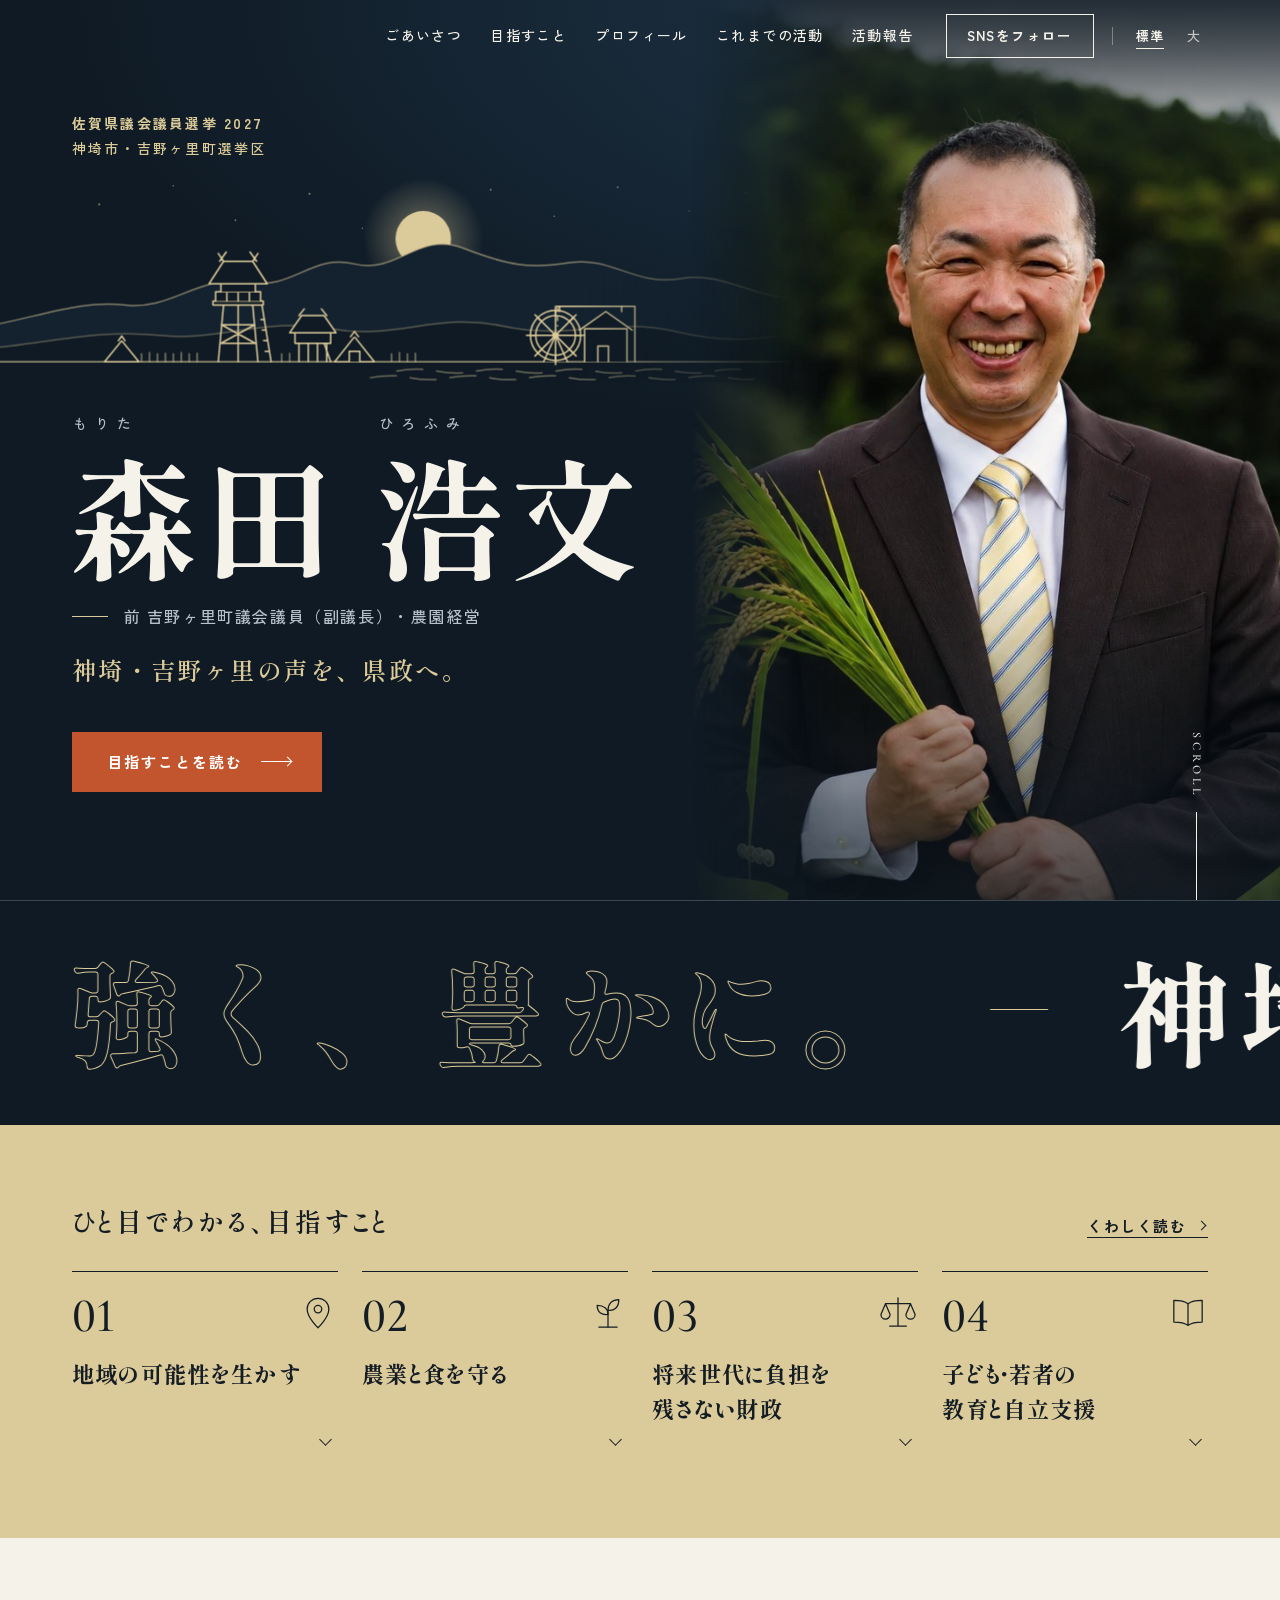
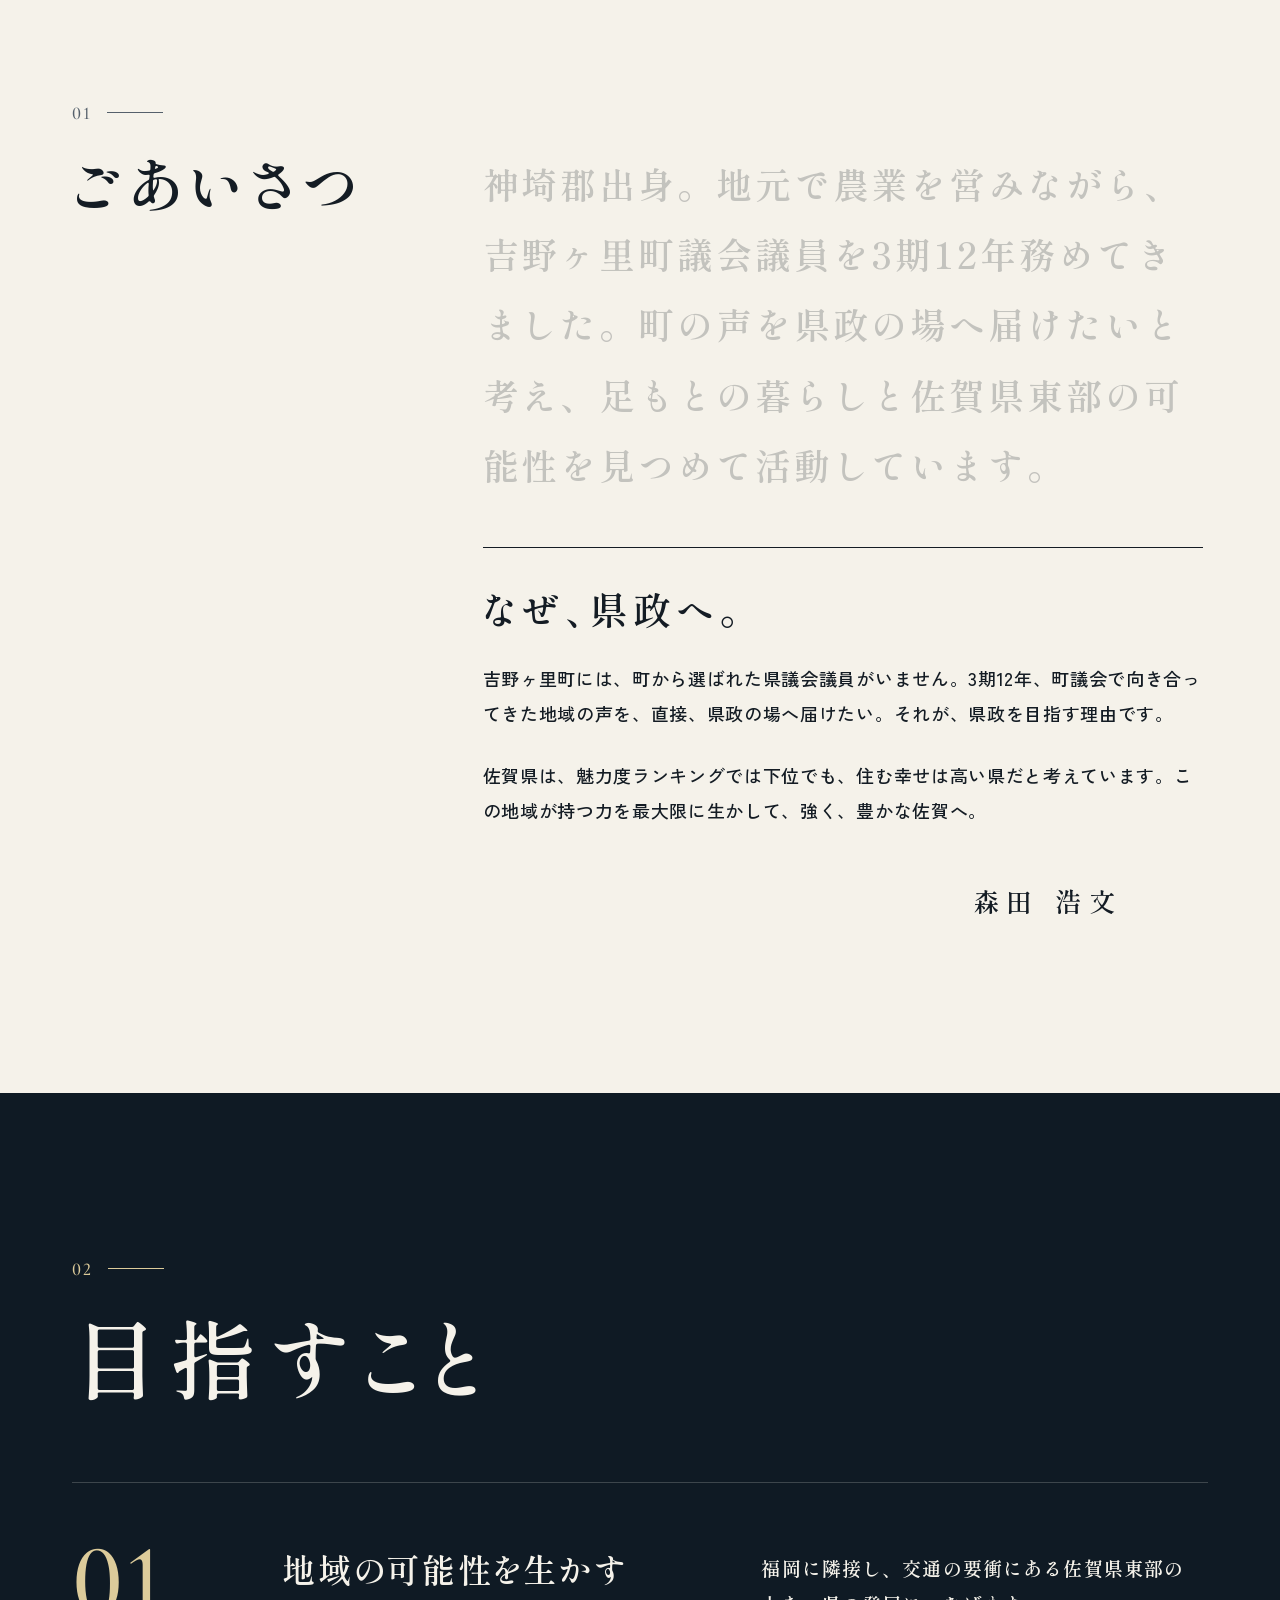
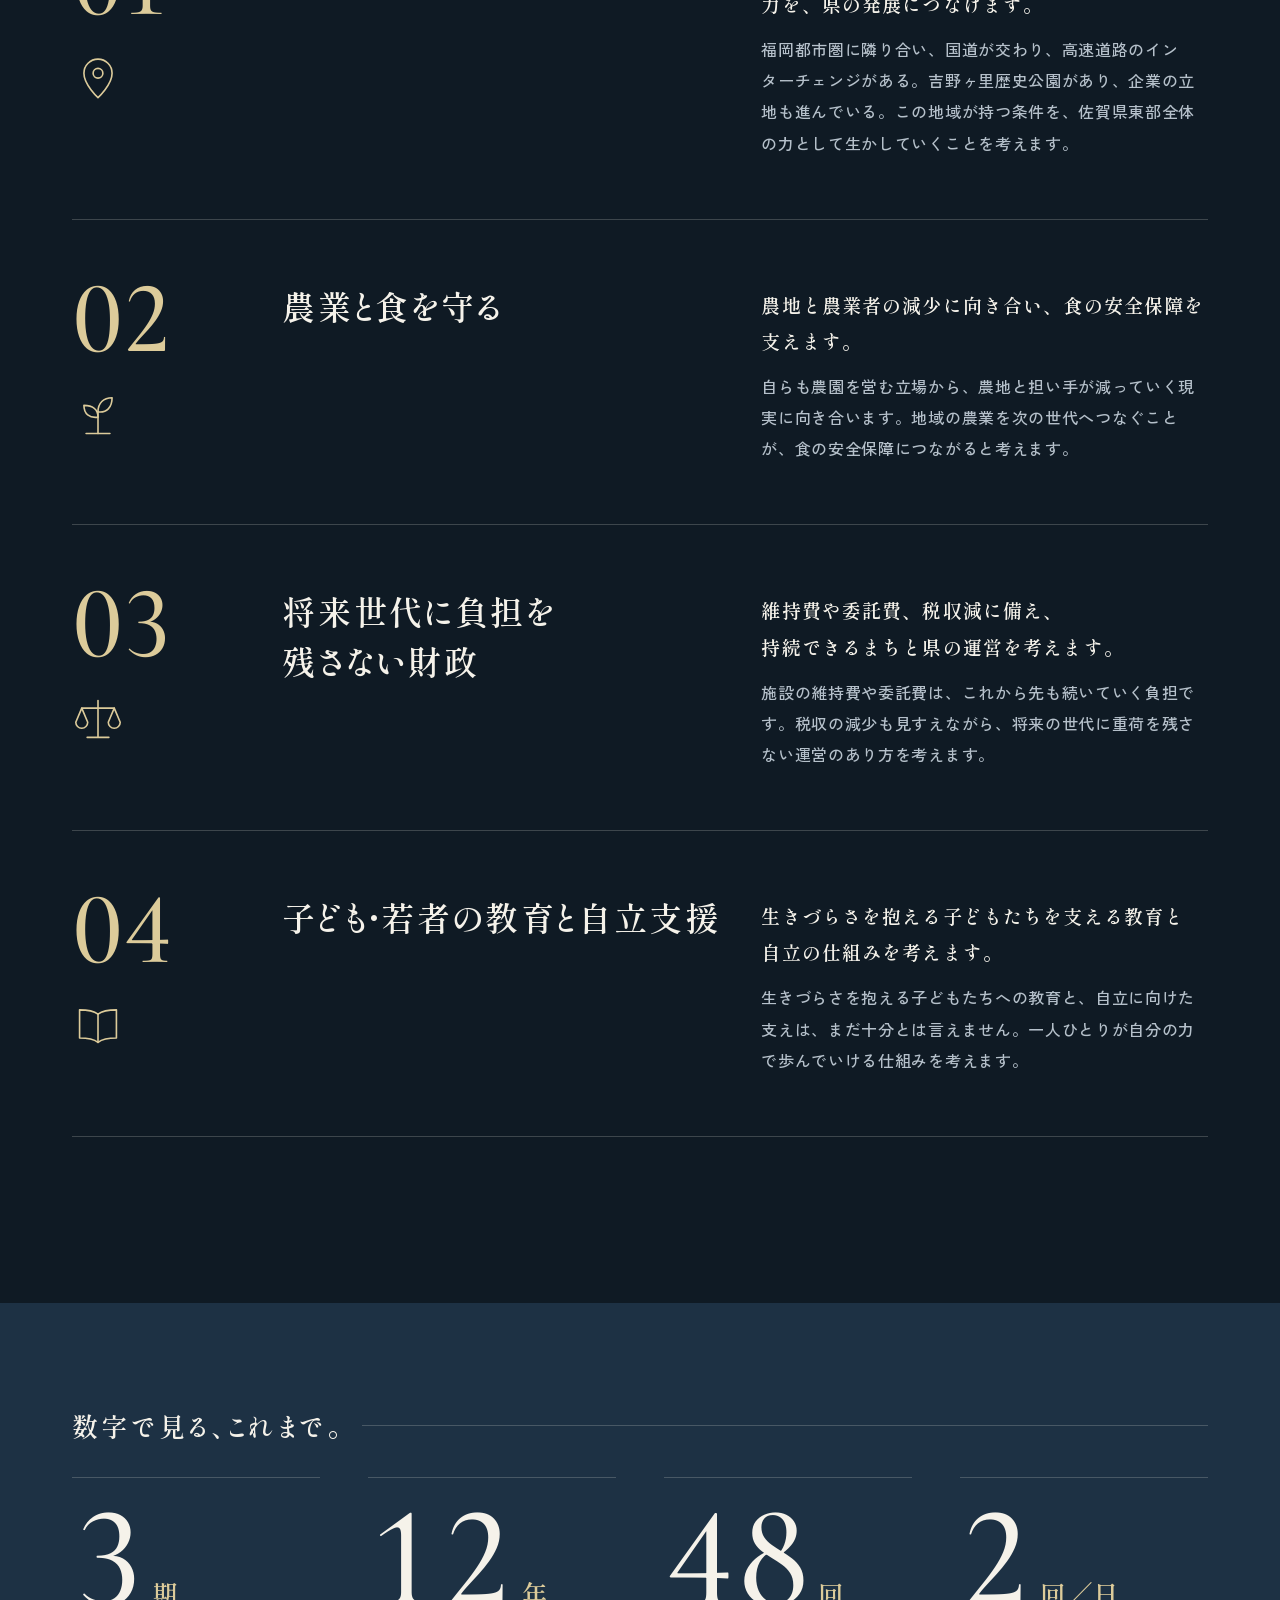
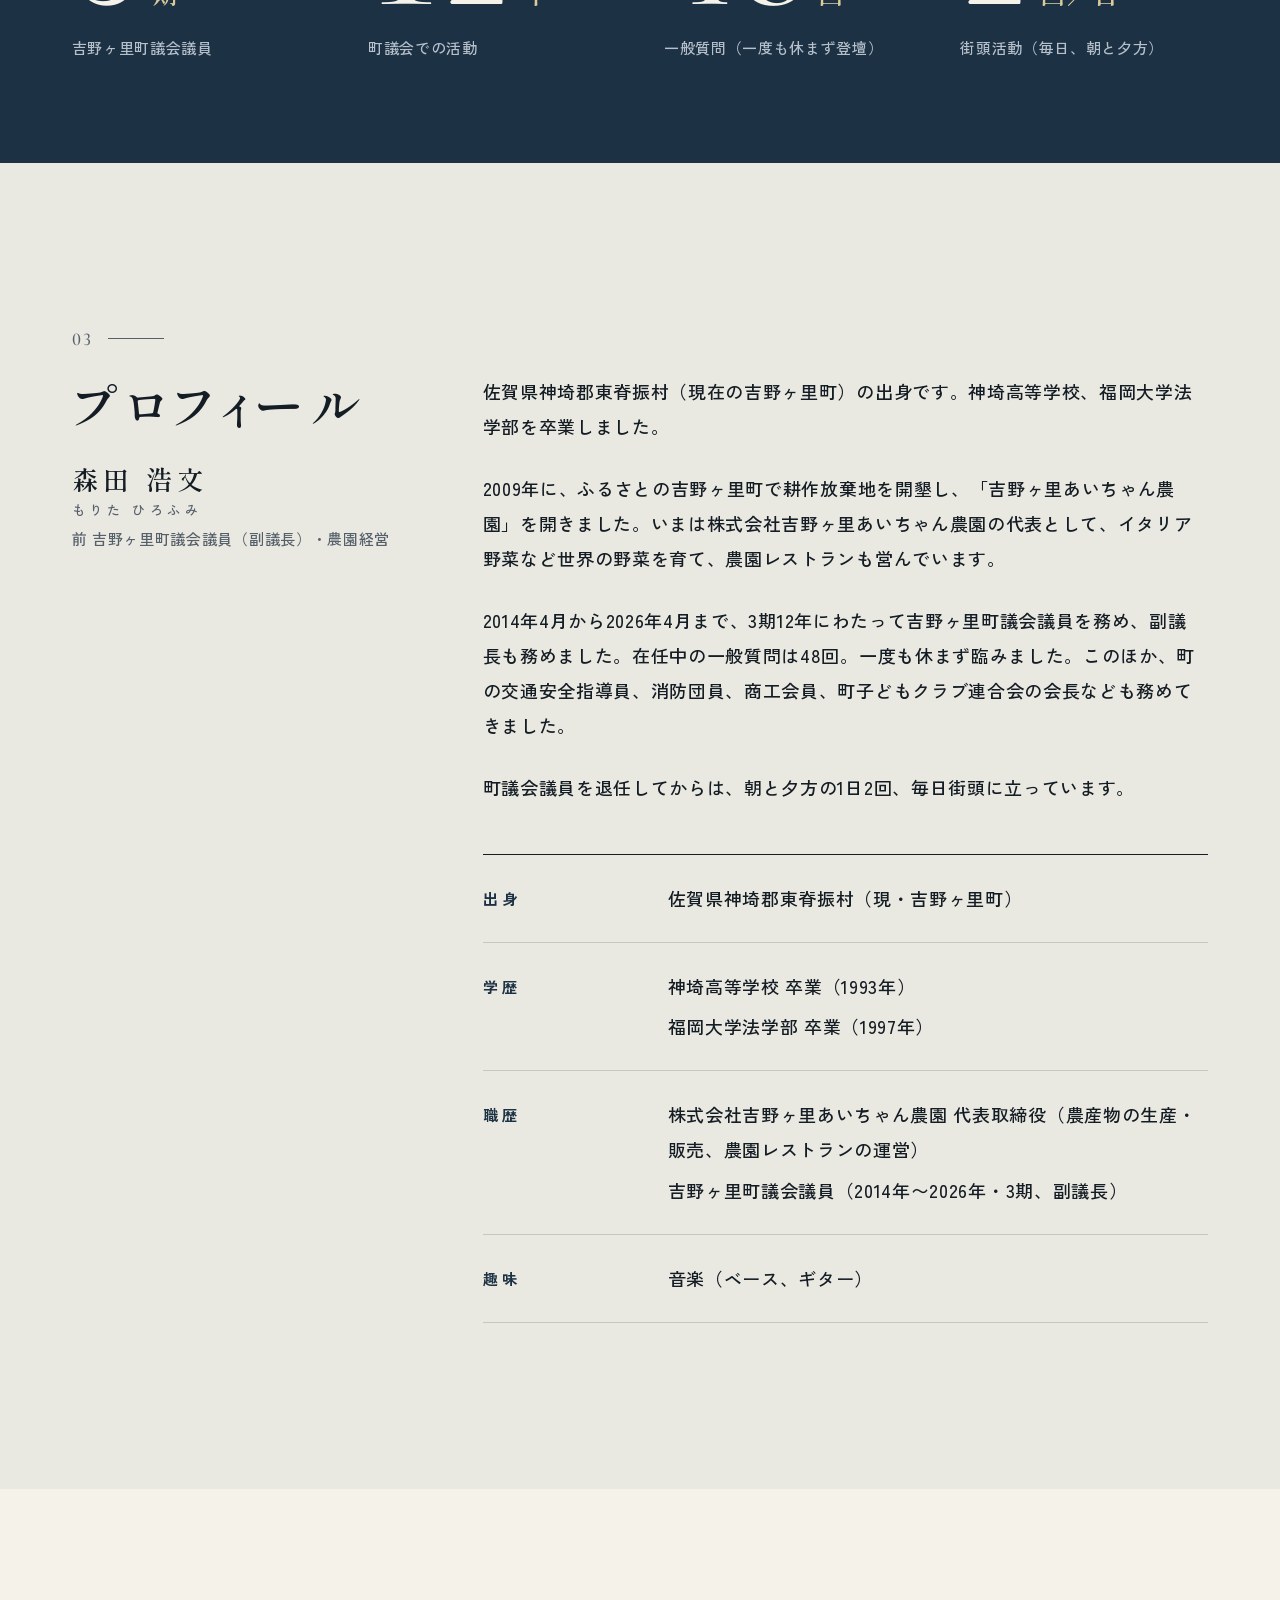
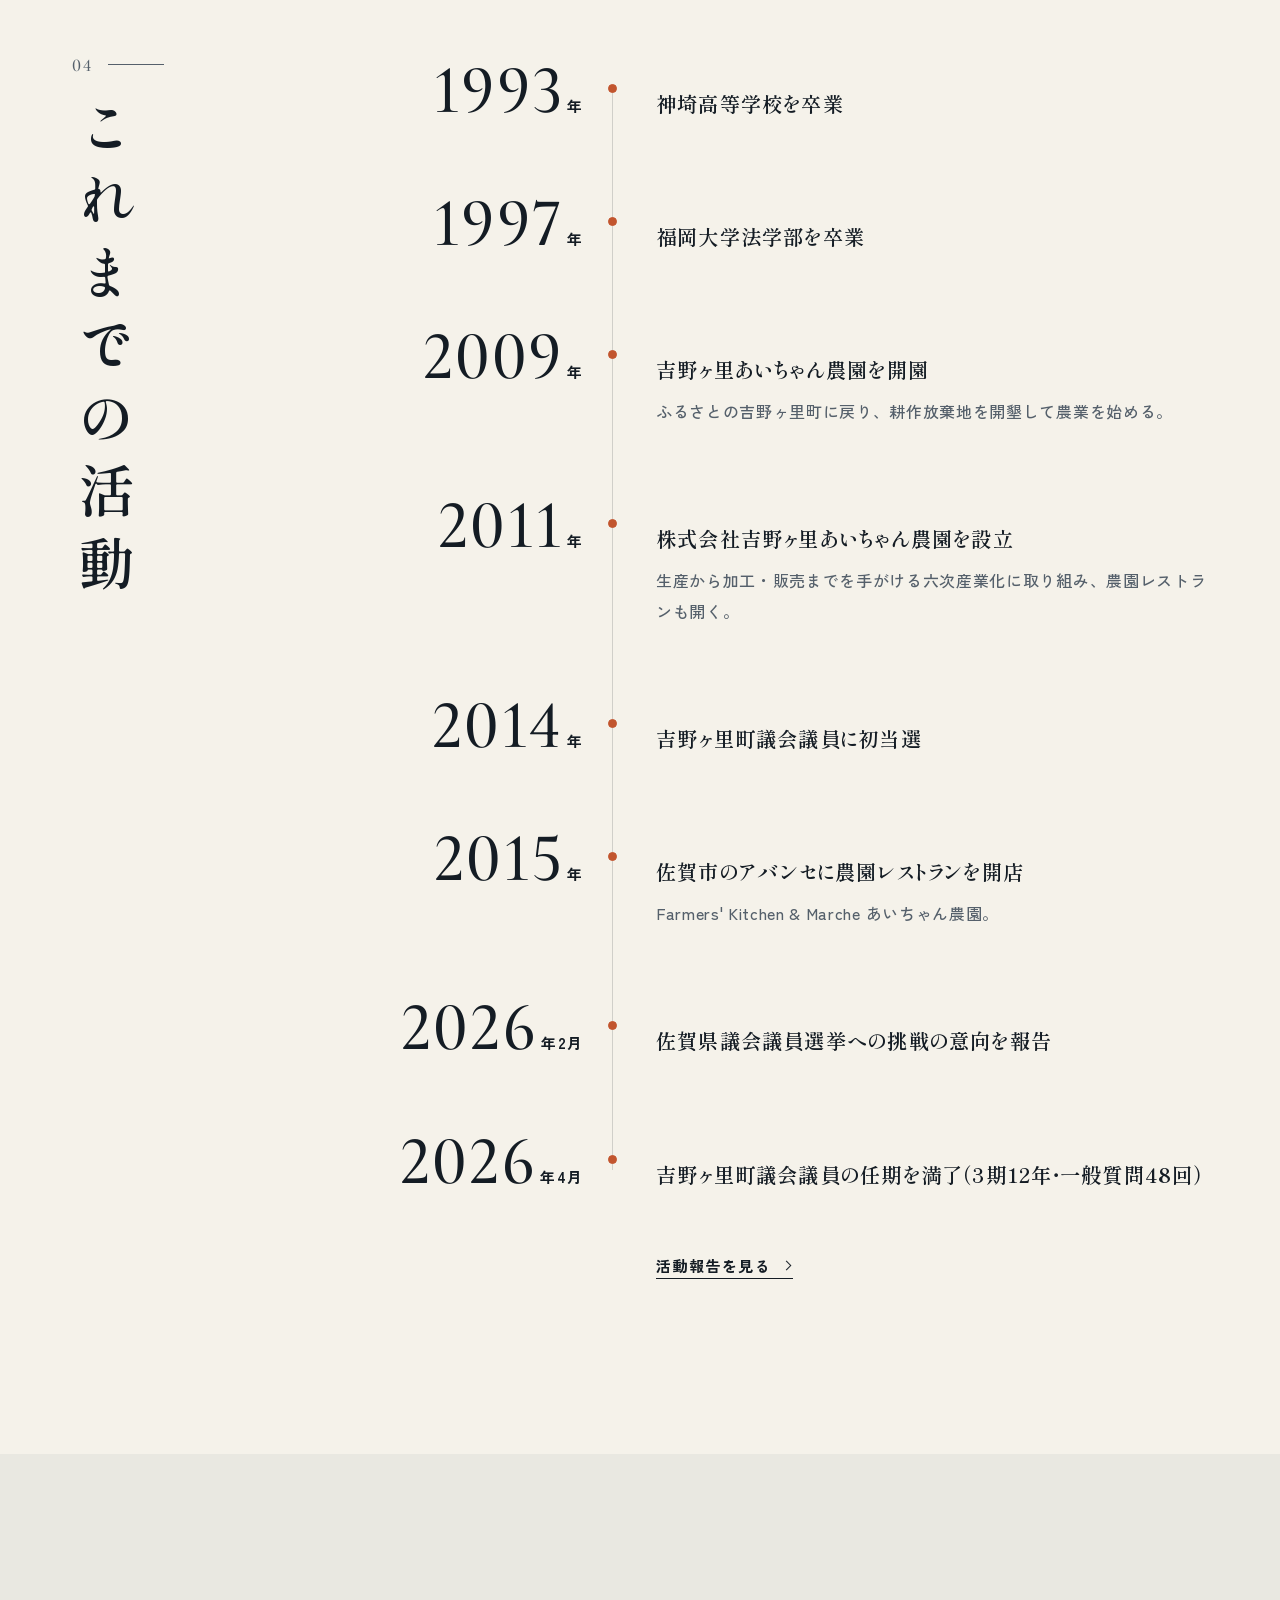
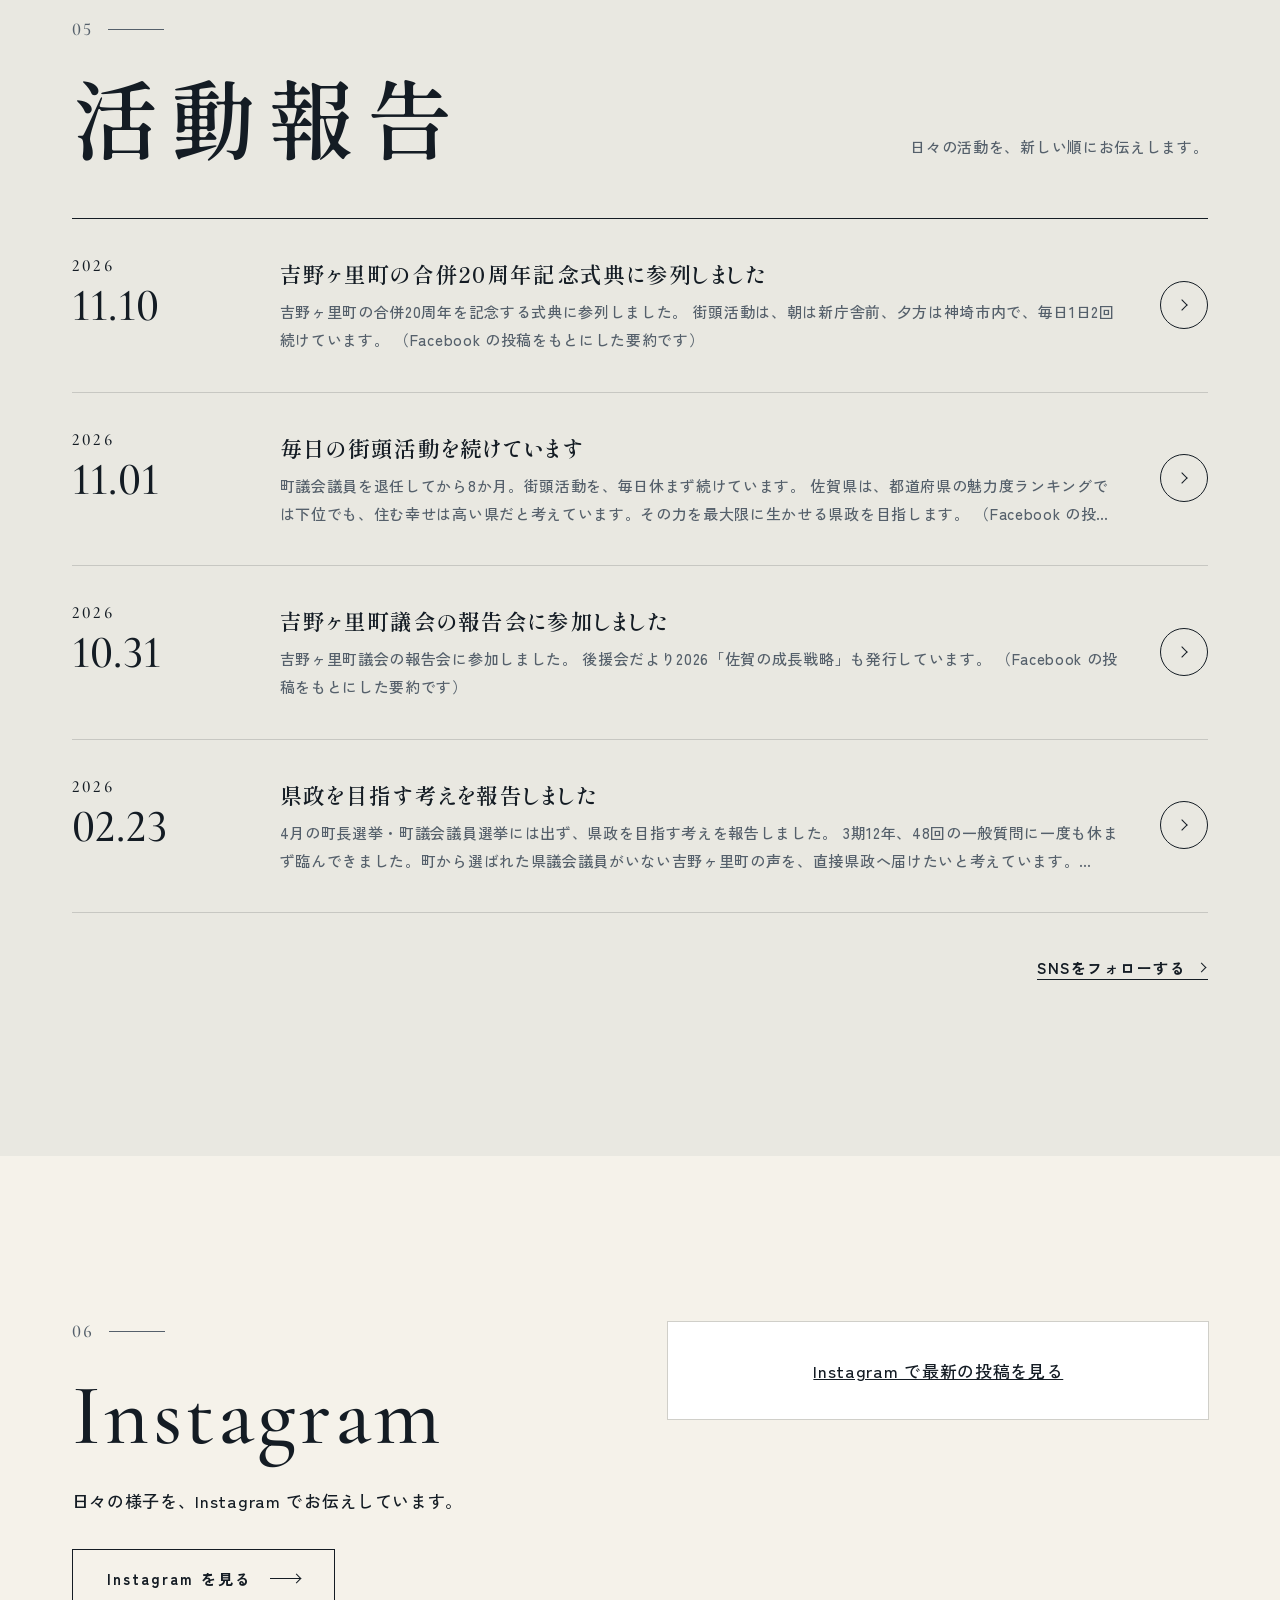
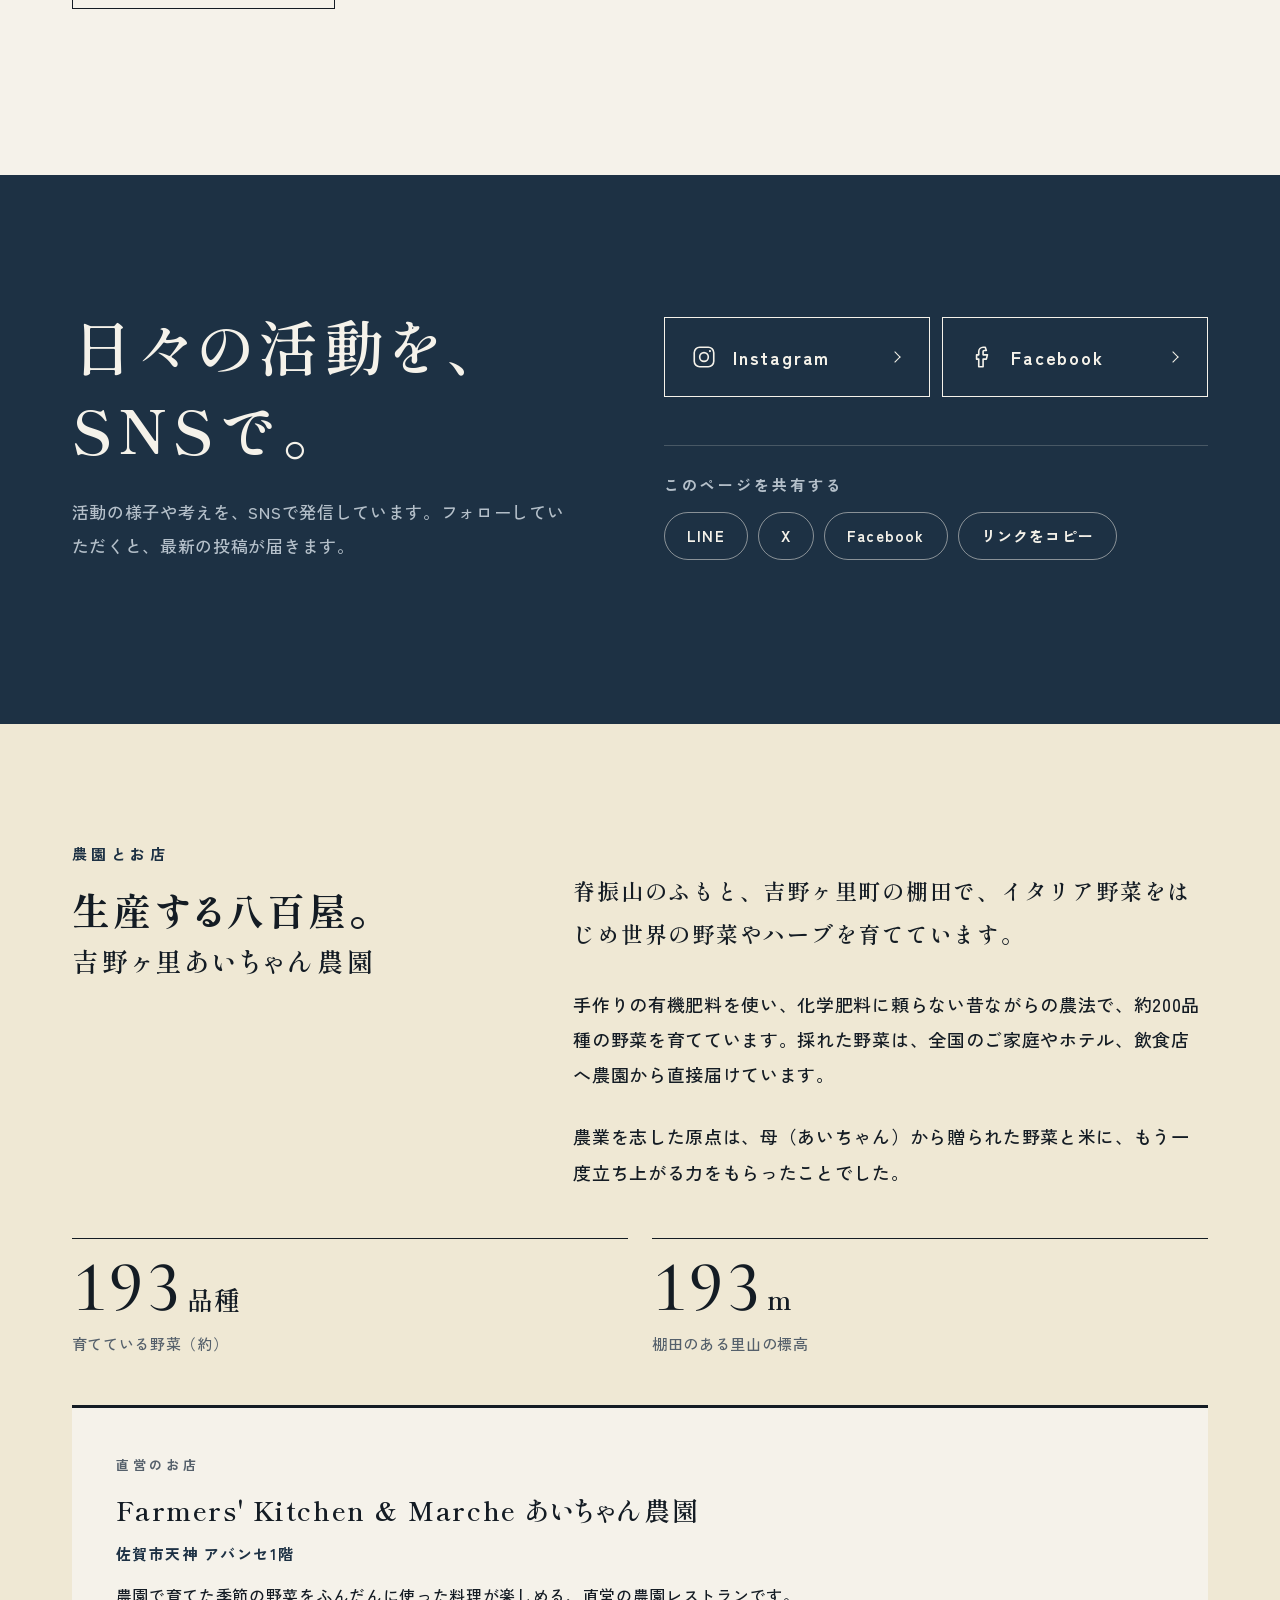
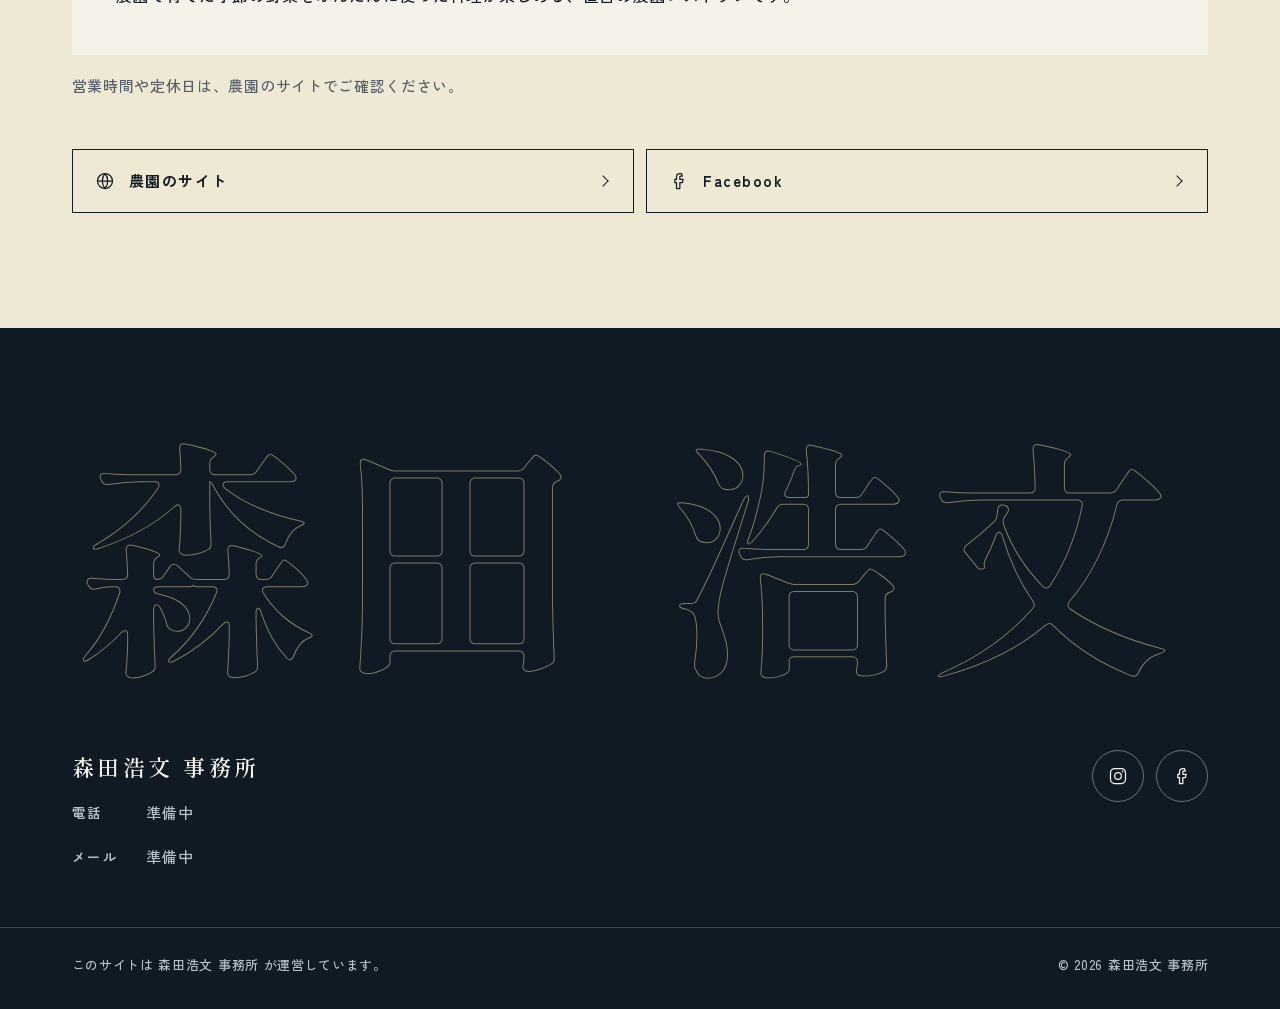
<file: index.html>
<!DOCTYPE html>
<html lang="ja">
<head>
<meta charset="utf-8">
<meta name="viewport" content="width=device-width, initial-scale=1">
<title>森田浩文（もりた ひろふみ）｜神埼・吉野ヶ里の声を、県政へ。</title>
<meta name="description" content="森田浩文（もりた ひろふみ）の活動サイトです。前 吉野ヶ里町議会議員（3期12年）。神埼・吉野ヶ里の声を、県政へ。目指すこと、これまでの歩み、日々の活動報告をお伝えします。">
<meta name="theme-color" content="#0F1A24">
<link rel="icon" href="assets/img/favicon.svg" type="image/svg+xml">
<link rel="apple-touch-icon" href="assets/img/apple-touch-icon.png">
<!-- SNS で共有されたときの見え方（サイトの住所が変わったら、下の3か所の URL も直してください） -->
<link rel="canonical" href="https://lc100068-cmd.github.io/moritasan-Saga-Prefectural-Assembly-election/">
<meta property="og:type" content="website">
<meta property="og:locale" content="ja_JP">
<meta property="og:site_name" content="森田浩文 活動サイト">
<meta property="og:title" content="森田浩文（もりた ひろふみ）｜神埼・吉野ヶ里の声を、県政へ。">
<meta property="og:description" content="前 吉野ヶ里町議会議員（3期12年）。目指すこと、これまでの歩み、日々の活動報告をお伝えします。">
<meta property="og:url" content="https://lc100068-cmd.github.io/moritasan-Saga-Prefectural-Assembly-election/">
<meta property="og:image" content="https://lc100068-cmd.github.io/moritasan-Saga-Prefectural-Assembly-election/assets/img/ogp.jpg">
<meta property="og:image:width" content="1200">
<meta property="og:image:height" content="630">
<meta name="twitter:card" content="summary_large_image">
<link rel="preconnect" href="https://fonts.googleapis.com">
<link rel="preconnect" href="https://fonts.gstatic.com" crossorigin>
<link href="https://fonts.googleapis.com/css2?family=Cormorant+Garamond:wght@500&family=Shippori+Mincho+B1:wght@600;800&family=Zen+Kaku+Gothic+New:wght@500;700&display=swap" rel="stylesheet">
<link rel="stylesheet" href="assets/css/style.css">
<script>
  // 動きの準備：JS が動くとき「js」、最初の1回だけオープニング（動きを減らす設定のときは出さない）
  (function () {
    var d = document.documentElement, intro = false;
    try { intro = !sessionStorage.getItem('intro') && !matchMedia('(prefers-reduced-motion: reduce)').matches; } catch (e) {}
    d.className = 'js' + (intro ? ' is-intro' : ' is-ready');
    // 文字サイズ（前回えらんだ大きさを、表示の前に反映する）
    try { if (localStorage.getItem('fs') === 'l') d.setAttribute('data-fs', 'l'); } catch (e) {}
  })();
</script>
</head>
<body>
<a class="skip" href="#main">本文へ移動</a>

<!-- オープニング（最初の1回だけ。飾りなので読み上げない） -->
<div class="intro" id="intro" aria-hidden="true">
  <p class="intro-name" data-bind="candidate_name">森田 浩文</p>
  <span class="intro-line"></span>
</div>
<!-- 読み進んだ量を示す細い線 -->
<div class="progress" aria-hidden="true"><span id="progress"></span></div>

<header class="site-header" id="top">
  <div class="header-inner">
    <a class="brand" href="#top" data-bind="candidate_name">森田 浩文</a>
    <button class="menu-btn" type="button" aria-expanded="false" aria-controls="gnav" aria-label="メニューを開く">
      <span class="menu-btn-lines" aria-hidden="true"><span></span><span></span></span>
    </button>
    <nav class="gnav" id="gnav" aria-label="ページ内メニュー">
      <a href="#greeting">ごあいさつ</a>
      <a href="#vision">目指すこと</a>
      <a href="#profile">プロフィール</a>
      <a href="#history">これまでの活動</a>
      <a href="#reports">活動報告</a>
      <!-- メルマガ：config.js の NEWSLETTER_ENABLED が true のときだけ表示されます -->
      <a href="#newsletter" data-newsletter hidden>メルマガ登録</a>
      <a href="#sns" class="nav-cta">SNSをフォロー</a>
      <!-- 文字サイズの切り替え（えらんだ大きさは、この端末に保存されます） -->
      <div class="fs-toggle" role="group" aria-label="文字サイズ">
        <span class="fs-label" aria-hidden="true">文字サイズ</span>
        <button type="button" data-fs="m" aria-pressed="true">標準</button>
        <button type="button" data-fs="l" aria-pressed="false">大</button>
      </div>
    </nav>
  </div>
</header>

<main id="main">
  <!-- ファーストビュー：特大の名前・ひと言・ボタン1つ・写真。背景に、神埼・吉野ヶ里の風景の線画アニメーション -->
  <section class="hero" id="hero" aria-labelledby="hero-name">
    <div class="hero-visual">
      <img class="hero-photo" id="photo" alt="" width="1200" height="1500" decoding="async" fetchpriority="high" hidden>
      <p class="hero-vcatch" id="hero-vcatch"></p>
    </div>
    <div class="hero-text">
      <p class="hero-eyebrow">
        <span data-bind="election_label"></span>
        <span data-bind="district"></span>
      </p>
      <!-- 地域のモチーフ（飾り）：脊振の山並みと朝日、吉野ヶ里遺跡の物見やぐら・高床倉庫・竪穴住居、神埼の水車と川 -->
      <div class="hero-scene" aria-hidden="true">
        <svg viewBox="0 0 1200 320" preserveAspectRatio="xMinYMax meet" focusable="false">
          <defs>
            <radialGradient id="sun-glow"><stop offset="0" stop-color="#DCCB9A" stop-opacity=".5"/><stop offset="1" stop-color="#DCCB9A" stop-opacity="0"/></radialGradient>
          </defs>
          <g class="sc-stars">
            <circle cx="150" cy="52" r="1.6"/><circle cx="262" cy="24" r="1.2"/><circle cx="356" cy="76" r="1.4"/><circle cx="468" cy="36" r="1.7"/><circle cx="548" cy="88" r="1.1"/>
            <circle cx="742" cy="30" r="1.5"/><circle cx="838" cy="70" r="1.2"/><circle cx="934" cy="26" r="1.6"/><circle cx="1042" cy="62" r="1.3"/><circle cx="1128" cy="34" r="1.1"/>
          </g>
          <!-- 朝日（山の向こうから昇る） -->
          <g class="sc-sun"><circle class="sc-sun-glow" cx="640" cy="104" r="92" fill="url(#sun-glow)"/><circle class="sc-sun-disc" cx="640" cy="104" r="42"/></g>
          <!-- 脊振の山並み（遠景・近景） -->
          <path class="sc-fill sc-fill-far" d="M-20 236 C60 222 120 196 190 204 S300 158 372 170 S470 126 536 142 S632 92 700 118 S800 150 862 140 S960 176 1030 164 S1150 204 1220 190 S1500 150 1640 172 S2000 214 2400 200 V330 H-20 Z"/><path class="sc-ridge sc-ridge-far draw" pathLength="1" d="M-20 236 C60 222 120 196 190 204 S300 158 372 170 S470 126 536 142 S632 92 700 118 S800 150 862 140 S960 176 1030 164 S1150 204 1220 190 S1500 150 1640 172 S2000 214 2400 200"/>
          <path class="sc-fill" d="M-20 270 C70 262 150 240 240 250 S400 222 500 240 S660 214 760 236 S930 222 1020 244 S1160 252 1220 246 S1500 228 1700 248 S2100 240 2400 250 V330 H-20 Z"/><path class="sc-ridge sc-ridge-near draw" pathLength="1" d="M-20 270 C70 262 150 240 240 250 S400 222 500 240 S660 214 760 236 S930 222 1020 244 S1160 252 1220 246 S1500 228 1700 248 S2100 240 2400 250"/>
          <!-- 川の流れ（城原川・田手川のイメージ） -->
          <g class="sc-river">
            <path d="M600 304 q30 -6 60 0 t60 0 t60 0 t60 0 t60 0 t60 0 t60 0 t60 0 t60 0"/>
            <path d="M560 314 q30 -6 60 0 t60 0 t60 0 t60 0 t60 0 t60 0 t60 0 t60 0 t60 0 t60 0"/>
          </g>
          <!-- 地面 -->
          <path class="sc-line draw" pathLength="1" d="M-20 290 H2400"/>
          <!-- 環壕集落の柵 -->
          <path class="sc-fence" d="M214 290 V278 M226 290 V276 M238 290 V278 M250 290 V277 M262 290 V278 M274 290 V276 M286 290 V278 M298 290 V277 M426 290 V278 M438 290 V277 M592 290 V278 M604 290 V276 M616 290 V278 M628 290 V277"/>
          <!-- 竪穴住居 -->
          <g class="sc-build">
            <path class="draw" pathLength="1" d="M506 290 L536 252 L566 290 Z"/><path class="draw" pathLength="1" d="M530 252 L536 244 L542 252 M528 290 V274 H544 V290"/>
            <path class="draw" pathLength="1" d="M158 290 L184 258 L210 290 Z"/><path class="draw" pathLength="1" d="M179 258 L184 251 L189 258"/>
          </g>
          <!-- 高床倉庫 -->
          <g class="sc-build">
            <path class="draw" pathLength="1" d="M452 290 V262 M466 290 V262 M480 290 V262 M494 290 V262"/>
            <path class="draw" pathLength="1" d="M446 262 H500 V244 H446 Z"/>
            <path class="draw" pathLength="1" d="M438 246 L456 220 H490 L508 246 Z"/>
            <path class="draw" pathLength="1" d="M452 220 L460 210 M494 220 L486 210 M500 290 L490 262"/>
          </g>
          <!-- 物見やぐら -->
          <g class="sc-build sc-tower">
            <path class="draw" pathLength="1" d="M330 290 L338 204 M360 290 V204 M390 290 L382 204"/>
            <path class="draw" pathLength="1" d="M333 262 H387 M335 234 H385 M334 262 L385 234 M386 262 L335 234"/>
            <path class="draw" pathLength="1" d="M322 204 H398 V198 H322 Z"/>
            <path class="draw" pathLength="1" d="M326 198 V184 H394 V198 M343 198 V184 M360 198 V184 M377 198 V184"/>
            <path class="draw" pathLength="1" d="M334 184 V170 H386 V184"/>
            <path class="draw" pathLength="1" d="M316 172 L338 138 H382 L404 172 Z"/>
            <path class="draw" pathLength="1" d="M332 138 L342 124 M388 138 L378 124 M338 138 L330 126 M382 138 L390 126"/>
            <path class="draw" pathLength="1" d="M410 290 L396 204 M407.500 274 H401 M405 258 H398.500 M402.500 242 H396.500 M400 226 H394.500"/>
          </g>
          <!-- 神埼の水車と水車小屋 -->
          <g class="sc-build">
            <path class="draw" pathLength="1" d="M884 290 V240 H948 V290 M876 242 L916 214 L956 242 M904 290 V266 H920 V290"/>
            <path class="draw" pathLength="1" d="M960 206 H842 M846 206 V214 M960 206 V290 M940 206 V214"/>
            <path class="draw" pathLength="1" d="M822 290 L840 250 L858 290"/>
          </g>
          <g class="sc-wheel">
            <circle class="draw" pathLength="1" cx="840" cy="250" r="38"/><circle class="draw" pathLength="1" cx="840" cy="250" r="30"/><circle cx="840" cy="250" r="5"/>
            <path class="draw" pathLength="1" d="M840 212 V288 M802 250 H878 M813.100 223.100 L866.900 276.900 M813.100 276.900 L866.900 223.100"/>
            <path d="M840 206 V218 M840 282 V294 M796 250 H808 M872 250 H884 M808.900 218.900 L817.400 227.400 M862.600 272.600 L871.100 281.100 M808.900 281.100 L817.400 272.600 M862.600 227.400 L871.100 218.900"/>
          </g>
          <path class="sc-water" d="M843 208 V236"/>
        </svg>
      </div>
      <div class="hero-main">
        <h1 class="hero-name" id="hero-name">森田 浩文</h1>
        <p class="hero-title" data-bind="candidate_title"></p>
        <p class="hero-catch" id="hero-catch"></p>
        <div class="hero-actions">
          <a class="btn btn-primary" href="#vision"><span class="btn-label">目指すことを読む</span><span class="btn-arrow" aria-hidden="true"></span></a>
          <a class="text-link" href="#newsletter" data-newsletter hidden>活動報告をメールで受け取る</a>
        </div>
      </div>
    </div>
    <p class="hero-scroll" aria-hidden="true"><span>SCROLL</span></p>
  </section>

  <!-- 流れる文字の帯（飾り。内容はひと言・選挙区と同じ） -->
  <div class="marquee" id="marquee" aria-hidden="true"><div class="marquee-track" id="marquee-track"></div></div>

  <!-- ひと目でわかる、目指すこと（「目指すこと」の見出しだけを並べた一覧。押すと、くわしい説明へ移動） -->
  <section class="pillars" id="pillars" aria-labelledby="pillars-h" hidden>
    <div class="wrap">
      <header class="pillars-head" data-reveal>
        <h2 id="pillars-h">ひと目でわかる、目指すこと</h2>
        <a class="text-link" href="#vision">くわしく読む</a>
      </header>
      <ol class="pillars-list" id="pillars-list"></ol>
    </div>
  </section>

  <!-- ごあいさつ -->
  <section class="section greeting" id="greeting" aria-labelledby="greeting-h">
    <div class="wrap greeting-grid">
      <header class="greeting-head" data-reveal>
        <p class="sec-no" aria-hidden="true"></p>
        <h2 id="greeting-h" data-split>ごあいさつ</h2>
      </header>
      <div class="greeting-body" data-reveal>
        <p class="greeting-lead" data-bind="lead"></p>
        <!-- なぜ、県政へ（data/site.json の message があるときだけ表示） -->
        <div class="message" id="message" hidden>
          <h3 id="message-title"></h3>
          <div class="prose" id="message-body"></div>
        </div>
        <p class="greeting-sign" data-bind="candidate_name" aria-hidden="true"></p>
      </div>
    </div>
  </section>

  <!-- 目指すこと -->
  <section class="section vision" id="vision" aria-labelledby="vision-h">
    <div class="wrap">
      <header class="vision-head" data-reveal>
        <p class="sec-no" aria-hidden="true"></p>
        <h2 id="vision-h" data-split>目指すこと</h2>
      </header>
      <ol class="policies" id="policies"></ol>
    </div>
  </section>

  <!-- 数字で見る、これまで（data/site.json の highlights があるときだけ表示） -->
  <section class="stats" id="stats" aria-labelledby="stats-h" hidden>
    <div class="wrap">
      <h2 class="stats-h" id="stats-h" data-reveal>数字で見る、これまで。</h2>
      <ul class="stats-list" id="stats-list"></ul>
    </div>
  </section>

  <!-- プロフィール（自己紹介の文章と、項目の表） -->
  <section class="section profile" id="profile" aria-labelledby="profile-h">
    <div class="wrap profile-grid">
      <header class="profile-head" data-reveal>
        <p class="sec-no" aria-hidden="true"></p>
        <h2 id="profile-h" data-split>プロフィール</h2>
        <p class="profile-name">
          <span data-bind="candidate_name">森田 浩文</span>
          <small data-bind="candidate_kana"></small>
        </p>
        <p class="profile-title" data-bind="candidate_title"></p>
      </header>
      <div class="profile-body">
        <div class="prose" id="bio" data-reveal></div>
        <dl class="facts" id="facts" data-reveal></dl>
      </div>
    </div>
  </section>

  <!-- これまでの活動 -->
  <section class="section history" id="history" aria-labelledby="history-h">
    <div class="wrap history-grid">
      <header class="history-head" data-reveal>
        <p class="sec-no" aria-hidden="true"></p>
        <h2 id="history-h" data-split>これまでの活動</h2>
      </header>
      <div class="history-body">
        <ol class="timeline" id="timeline"></ol>
        <p class="section-next" data-reveal><a class="text-link" href="#reports">活動報告を見る</a></p>
      </div>
    </div>
  </section>

  <!-- 活動報告 -->
  <section class="section reports" id="reports" aria-labelledby="reports-h">
    <div class="wrap">
      <header class="reports-head" data-reveal>
        <div><p class="sec-no" aria-hidden="true"></p>
        <h2 id="reports-h" data-split>活動報告</h2></div>
        <p>日々の活動を、新しい順にお伝えします。</p>
      </header>
      <div class="posts" id="posts"></div>
      <div class="reports-foot">
        <button class="btn btn-line" type="button" id="more-posts" hidden>もっと見る</button>
        <a class="text-link" href="#sns">SNSをフォローする</a>
      </div>
    </div>
  </section>

  <!-- Instagram：最新の投稿（sns に Instagram があるときだけ表示。近くまでスクロールしたら読み込む） -->
  <section class="section insta" id="instagram" aria-labelledby="insta-h" hidden>
    <div class="wrap insta-grid">
      <header class="insta-head" data-reveal>
        <p class="sec-no" aria-hidden="true"></p>
        <h2 id="insta-h" data-split>Instagram</h2>
        <p class="insta-lead">日々の様子を、Instagram でお伝えしています。</p>
        <p><a class="btn btn-line" id="insta-link" target="_blank" rel="noopener"><span class="btn-label">Instagram を見る</span><span class="sr-only">（新しいタブで開きます）</span><span class="btn-arrow" aria-hidden="true"></span></a></p>
      </header>
      <div class="insta-embed" id="insta-embed" data-reveal></div>
    </div>
  </section>

  <!-- SNS（フォローと、ページの共有） -->
  <section class="section sns" id="sns" aria-labelledby="sns-h">
    <div class="wrap sns-grid">
      <header class="sns-head" data-reveal>
        <h2 id="sns-h"><span>日々の活動を、</span><span>SNSで。</span></h2>
        <p class="sns-lead">活動の様子や考えを、SNSで発信しています。フォローしていただくと、最新の投稿が届きます。</p>
      </header>
      <div class="sns-body" data-reveal>
        <ul class="sns-links" id="sns-links"></ul>
        <p class="sns-note" id="sns-note" hidden></p>
        <div class="share">
          <p class="share-label" id="share-label">このページを共有する</p>
          <ul class="share-list" aria-labelledby="share-label">
            <li><a id="share-line" target="_blank" rel="noopener" aria-label="LINE で共有する（新しいタブで開きます）"><span aria-hidden="true">LINE</span></a></li>
            <li><a id="share-x" target="_blank" rel="noopener" aria-label="X で共有する（新しいタブで開きます）"><span aria-hidden="true">X</span></a></li>
            <li><a id="share-fb" target="_blank" rel="noopener" aria-label="Facebook で共有する（新しいタブで開きます）"><span aria-hidden="true">Facebook</span></a></li>
            <li><button type="button" id="share-copy">リンクをコピー</button></li>
          </ul>
          <p class="share-status" id="share-status" role="status" aria-live="polite"></p>
        </div>
      </div>
    </div>
    <div class="wrap"><div class="ig-grid" id="ig-grid" hidden></div></div>
  </section>

  <!-- 農園とお店（data/site.json の farm があるときだけ表示） -->
  <section class="section farm" id="farm" aria-labelledby="farm-h" hidden>
    <div class="wrap">
      <div class="farm-grid">
        <header class="farm-head" data-reveal>
          <p class="farm-kicker">農園とお店</p>
          <h2 id="farm-h"><span class="farm-title" id="farm-title"></span><span class="farm-name" id="farm-name"></span></h2>
        </header>
        <div class="farm-body" data-reveal>
          <p class="farm-lead" id="farm-lead"></p>
          <div class="prose" id="farm-text"></div>
        </div>
      </div>
      <ul class="farm-facts" id="farm-facts"></ul>
      <ul class="farm-shops" id="farm-shops"></ul>
      <p class="farm-note" id="farm-note"></p>
      <ul class="farm-links" id="farm-links"></ul>
    </div>
  </section>

  <!-- メルマガ：config.js の NEWSLETTER_ENABLED が true のときだけ表示されます -->
  <section class="section newsletter" id="newsletter" aria-labelledby="newsletter-h" data-newsletter hidden>
    <div class="wrap newsletter-grid">
      <header class="newsletter-head">
        <h2 id="newsletter-h"><span>活動報告を</span><span>メールで受け取る</span></h2>
        <p class="nl-lead" data-bind="newsletter_lead"></p>
      </header>
      <form class="nl-form" id="nl-form" novalidate>
        <div class="field">
          <label for="nl-email">メールアドレス <span class="req">必須</span></label>
          <input id="nl-email" name="email" type="email" inputmode="email" autocomplete="email" required placeholder="example@mail.com">
        </div>
        <div class="field">
          <label for="nl-name">お名前 <span class="opt">任意</span></label>
          <input id="nl-name" name="name" type="text" autocomplete="name" maxlength="50" placeholder="佐賀 太郎">
        </div>
        <!-- ボット対策（人には見えない欄） -->
        <div class="hp" aria-hidden="true">
          <label>Webサイト<input name="website" type="text" tabindex="-1" autocomplete="off"></label>
        </div>
        <label class="consent">
          <input type="checkbox" name="consent" value="yes" required>
          <span data-bind="consent_text"></span>
        </label>
        <button class="btn btn-primary btn-block" type="submit">登録する</button>
        <p class="nl-status" id="nl-status" role="status" aria-live="polite"></p>
        <p class="nl-note">ご登録いただいたメールアドレスは、活動報告の配信にのみ使用します。登録後に届く確認メールのリンクを開くと登録が完了します。配信停止は各メールの末尾からいつでもできます。</p>
      </form>
    </div>
  </section>
</main>

<footer class="site-footer">
  <p class="footer-name" aria-hidden="true" data-bind="candidate_name">森田 浩文</p>
  <div class="wrap footer-inner">
    <div class="footer-office">
      <p class="f-name" data-bind="office_name"></p>
      <p class="f-addr" data-bind="office_address"></p>
      <!-- 連絡先の表示欄（選挙期間中は表示が必要です。消さないでください） -->
      <dl class="f-contact">
        <div><dt>電話</dt><dd id="f-tel">準備中</dd></div>
        <div><dt>メール</dt><dd id="f-mail">準備中</dd></div>
      </dl>
    </div>
    <ul class="sns-mini" id="sns-mini"></ul>
  </div>
  <div class="wrap footer-bottom">
    <p class="operator">このサイトは <span data-bind="site_operator"></span> が運営しています。</p>
    <p class="copy">&copy; <span id="year"></span> <span data-bind="office_name"></span></p>
  </div>
</footer>

<dialog class="post-dialog" id="post-dialog" aria-labelledby="pd-title">
  <form method="dialog"><button class="close" aria-label="閉じる"><span aria-hidden="true"></span></button></form>
  <article>
    <p class="pd-date"><time id="pd-date"></time></p>
    <h3 id="pd-title"></h3>
    <img id="pd-img" alt="" hidden>
    <div class="prose" id="pd-body"></div>
    <p class="pd-more"><a class="text-link" id="pd-link" target="_blank" rel="noopener" hidden>関連リンクを見る</a></p>
  </article>
</dialog>

<script src="config.js"></script>
<script src="assets/js/main.js"></script>
</body>
</html>
</file>
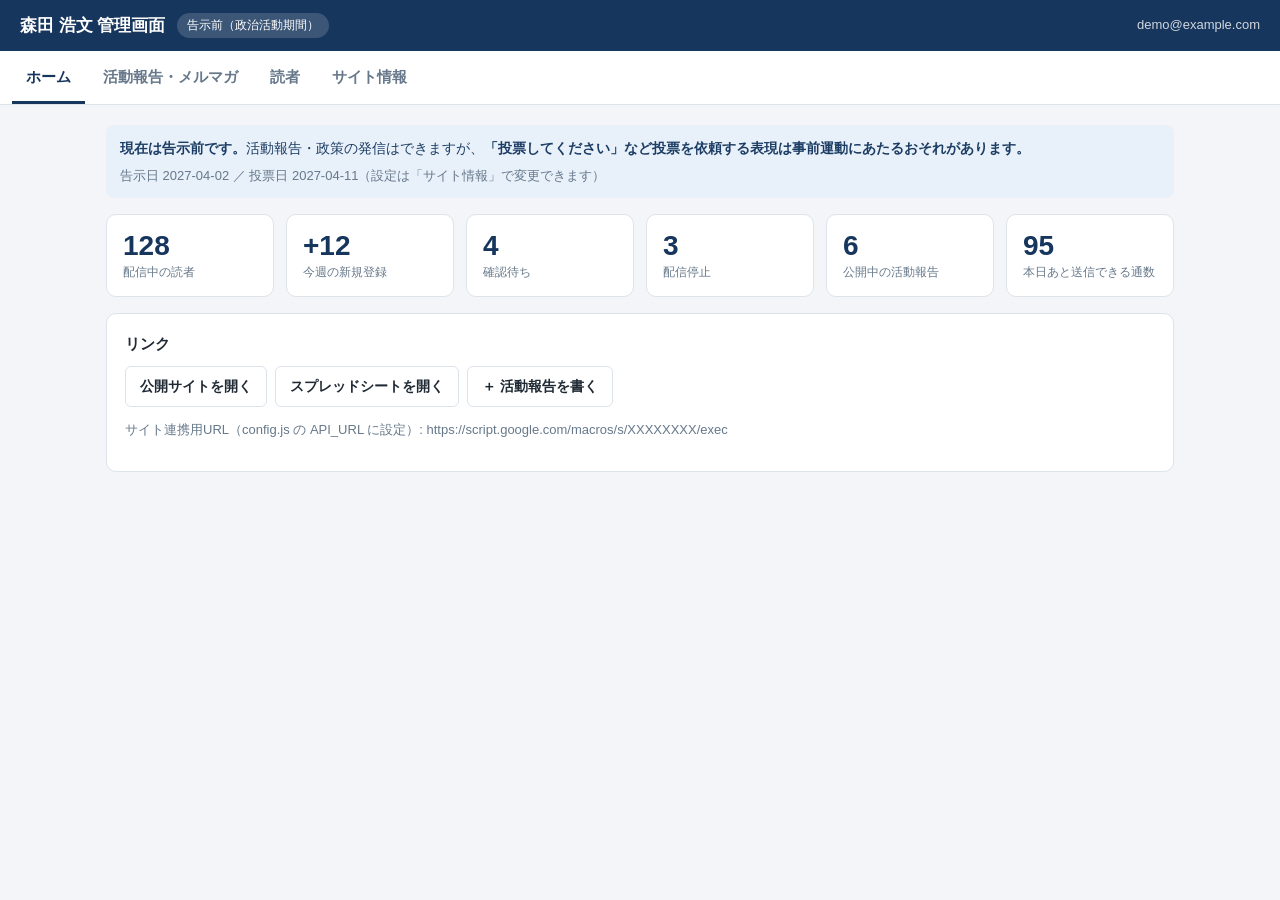
<file: gas/Admin.html>
<!DOCTYPE html>
<html lang="ja">
<head>
<meta charset="utf-8">
<meta name="viewport" content="width=device-width, initial-scale=1">
<title>管理画面</title>
<base target="_top">
<style>
  :root {
    --navy: #17365d; --navy-2: #24507f; --accent: #d9822b;
    --bg: #f3f5f8; --card: #fff; --line: #dde3ea; --text: #1f2933; --muted: #66788a;
    --ok: #1d7a4f; --ok-bg: #e5f4ec; --warn: #9a5a00; --warn-bg: #fff4e0; --ng: #a32020; --ng-bg: #fdeaea;
  }
  * { box-sizing: border-box; }
  body { margin: 0; font-family: "Hiragino Sans", "Noto Sans JP", "Yu Gothic", sans-serif; background: var(--bg); color: var(--text); font-size: 15px; line-height: 1.6; }
  button, input, select, textarea { font: inherit; color: inherit; }
  a { color: var(--navy-2); }

  .top { background: var(--navy); color: #fff; padding: 12px 20px; display: flex; align-items: center; gap: 12px; flex-wrap: wrap; }
  .top h1 { font-size: 17px; margin: 0; font-weight: 700; }
  .top .who { margin-left: auto; font-size: 13px; opacity: .8; }
  .phase { font-size: 12px; padding: 3px 10px; border-radius: 999px; background: rgba(255,255,255,.16); }
  .phase.campaign { background: var(--accent); }
  .phase.election_day { background: #c0392b; }

  nav.tabs { background: #fff; border-bottom: 1px solid var(--line); display: flex; gap: 4px; padding: 0 12px; overflow-x: auto; }
  nav.tabs button { border: none; background: none; padding: 14px 14px 12px; cursor: pointer; border-bottom: 3px solid transparent; color: var(--muted); white-space: nowrap; font-weight: 600; }
  nav.tabs button.active { color: var(--navy); border-bottom-color: var(--navy); }

  main { max-width: 1100px; margin: 0 auto; padding: 20px 16px 60px; }
  section.tab { display: none; }
  section.tab.active { display: block; }
  h2 { font-size: 18px; margin: 0 0 12px; color: var(--navy); }
  h3 { font-size: 15px; margin: 0 0 10px; }
  .card { background: var(--card); border: 1px solid var(--line); border-radius: 10px; padding: 18px; margin-bottom: 16px; }
  .muted { color: var(--muted); font-size: 13px; }

  .stats { display: grid; grid-template-columns: repeat(auto-fill, minmax(150px, 1fr)); gap: 12px; margin-bottom: 16px; }
  .stat { background: #fff; border: 1px solid var(--line); border-radius: 10px; padding: 14px 16px; }
  .stat .n { font-size: 28px; font-weight: 700; color: var(--navy); line-height: 1.2; }
  .stat .l { font-size: 12px; color: var(--muted); }

  .notice { border-radius: 8px; padding: 12px 14px; font-size: 14px; margin-bottom: 16px; }
  .notice.info { background: #e8f0fa; color: #1c3d63; }
  .notice.warn { background: var(--warn-bg); color: var(--warn); }
  .notice.ng { background: var(--ng-bg); color: var(--ng); }
  .notice ul { margin: 6px 0 0; padding-left: 20px; }

  .btn { text-decoration: none; color: inherit; display: inline-block; border: 1px solid var(--line); background: #fff; border-radius: 6px; padding: 8px 14px; cursor: pointer; font-weight: 600; font-size: 14px; }
  .btn:hover { border-color: var(--navy-2); }
  .btn.primary { background: var(--navy); border-color: var(--navy); color: #fff; }
  .btn.accent { background: var(--accent); border-color: var(--accent); color: #fff; }
  .btn.danger { color: var(--ng); }
  .btn.small { padding: 4px 10px; font-size: 13px; }
  .btn:disabled { opacity: .5; cursor: not-allowed; }
  .row { display: flex; gap: 8px; flex-wrap: wrap; align-items: center; }

  label.f { display: block; margin-bottom: 12px; }
  label.f > span { display: block; font-size: 13px; font-weight: 600; margin-bottom: 4px; }
  input[type=text], input[type=email], input[type=url], input[type=date], input[type=search], select, textarea {
    width: 100%; border: 1px solid var(--line); border-radius: 6px; padding: 8px 10px; background: #fff;
  }
  textarea { min-height: 90px; resize: vertical; }
  textarea.body { min-height: 260px; }
  input:focus, textarea:focus, select:focus { outline: 2px solid #9cb8dc; border-color: var(--navy-2); }

  .posts-layout { display: grid; grid-template-columns: 300px 1fr; gap: 16px; align-items: start; }
  .post-list { padding: 0; overflow: hidden; }
  .post-list .head { padding: 12px; border-bottom: 1px solid var(--line); }
  .post-list ul { list-style: none; margin: 0; padding: 0; max-height: 70vh; overflow-y: auto; }
  .post-list li { padding: 10px 12px; border-bottom: 1px solid var(--line); cursor: pointer; }
  .post-list li:hover { background: #f7f9fc; }
  .post-list li.sel { background: #eaf1fa; }
  .post-list .t { font-weight: 600; font-size: 14px; }
  .badge { display: inline-block; font-size: 11px; padding: 1px 8px; border-radius: 999px; margin-right: 4px; background: #eef1f5; color: var(--muted); }
  .badge.pub { background: var(--ok-bg); color: var(--ok); }
  .badge.sent { background: #e8f0fa; color: var(--navy-2); }
  .badge.pending { background: var(--warn-bg); color: var(--warn); }
  .badge.unsubscribed { background: #eef1f5; color: var(--muted); }
  .badge.active { background: var(--ok-bg); color: var(--ok); }

  .grid2 { display: grid; grid-template-columns: 1fr 1fr; gap: 0 14px; }
  .img-preview { max-width: 220px; max-height: 160px; border-radius: 6px; display: block; margin-top: 6px; }

  table { width: 100%; border-collapse: collapse; font-size: 14px; }
  th, td { text-align: left; padding: 8px; border-bottom: 1px solid var(--line); vertical-align: top; }
  th { font-size: 12px; color: var(--muted); font-weight: 600; }
  .table-wrap { overflow-x: auto; }

  .list-editor table td { padding: 4px; }
  .list-editor input, .list-editor textarea, .list-editor select { padding: 6px 8px; }
  .list-editor textarea { min-height: 60px; }
  .list-editor .ops { white-space: nowrap; width: 1%; }

  #toast { position: fixed; left: 50%; bottom: 24px; transform: translateX(-50%); background: #1f2933; color: #fff; padding: 10px 18px; border-radius: 8px; font-size: 14px; opacity: 0; pointer-events: none; transition: opacity .2s; z-index: 10; max-width: 90vw; }
  #toast.show { opacity: 1; }
  #toast.err { background: var(--ng); }
  #loading { position: fixed; inset: 0; background: rgba(243,245,248,.7); display: none; align-items: center; justify-content: center; z-index: 9; font-weight: 600; color: var(--navy); }
  #loading.show { display: flex; }

  @media (max-width: 760px) {
    .posts-layout, .grid2 { grid-template-columns: 1fr; }
    .post-list ul { max-height: 240px; }
  }
</style>
</head>
<body>
<header class="top">
  <h1 id="title">管理画面</h1>
  <span id="phase" class="phase"></span>
  <span class="who" id="who"></span>
</header>
<nav class="tabs" id="tabs">
  <button data-tab="home" class="active">ホーム</button>
  <button data-tab="posts">活動報告・メルマガ</button>
  <button data-tab="subs">読者</button>
  <button data-tab="site">サイト情報</button>
</nav>

<main>
  <!-- ホーム -->
  <section class="tab active" id="tab-home">
    <div id="phase-notice"></div>
    <div class="stats" id="stats"></div>
    <div class="card">
      <h3>リンク</h3>
      <div class="row">
        <a class="btn" id="link-site" href="#" target="_blank" rel="noopener">公開サイトを開く</a>
        <a class="btn" id="link-sheet" href="#" target="_blank" rel="noopener">スプレッドシートを開く</a>
        <button class="btn" id="btn-new-post2">＋ 活動報告を書く</button>
      </div>
      <p class="muted" id="api-url"></p>
    </div>
    <div class="card" id="queue-card" hidden>
      <h3>送信待ちのメール</h3>
      <p id="queue-text"></p>
      <div class="row">
        <button class="btn" id="btn-process">今すぐ続きを送る</button>
        <button class="btn danger" id="btn-clear-queue">送信待ちを取り消す</button>
      </div>
    </div>
  </section>

  <!-- 活動報告 -->
  <section class="tab" id="tab-posts">
    <div class="posts-layout">
      <div class="card post-list">
        <div class="head"><button class="btn primary" id="btn-new-post" style="width:100%">＋ 新しい活動報告</button></div>
        <ul id="post-list"></ul>
      </div>
      <div class="card">
        <h2 id="editor-title">新しい活動報告</h2>
        <form id="post-form" autocomplete="off">
          <input type="hidden" name="id">
          <div class="grid2">
            <label class="f"><span>日付</span><input type="date" name="date" required></label>
            <label class="f"><span>状態</span>
              <select name="status">
                <option value="draft">下書き（サイトに出さない）</option>
                <option value="published">公開（サイトに掲載）</option>
              </select>
            </label>
          </div>
          <label class="f"><span>タイトル</span><input type="text" name="title" maxlength="80" required placeholder="例）〇〇地区の皆さんと意見交換しました"></label>
          <label class="f"><span>本文</span><textarea class="body" name="body" placeholder="改行はそのまま反映されます。URLは自動でリンクになります。"></textarea></label>
          <div class="grid2">
            <label class="f"><span>画像（任意）</span>
              <input type="file" accept="image/*" id="img-file">
              <input type="url" name="image_url" placeholder="または画像のURL" style="margin-top:6px">
              <img id="img-preview" class="img-preview" alt="" hidden>
            </label>
            <label class="f"><span>関連リンク（任意）</span><input type="url" name="link_url" placeholder="Instagramの投稿URLなど"></label>
          </div>
          <div id="post-warn"></div>
          <div class="row">
            <button class="btn primary" type="submit">保存</button>
            <button class="btn" type="button" id="btn-test">自分にテスト送信</button>
            <button class="btn accent" type="button" id="btn-send">読者に配信する</button>
            <button class="btn danger" type="button" id="btn-delete" style="margin-left:auto">削除</button>
          </div>
          <p class="muted" id="post-meta"></p>
        </form>
      </div>
    </div>
  </section>

  <!-- 読者 -->
  <section class="tab" id="tab-subs">
    <div class="card">
      <div class="row" style="margin-bottom:12px">
        <select id="sub-filter" style="width:auto">
          <option value="active">配信中</option>
          <option value="pending">確認待ち</option>
          <option value="unsubscribed">停止</option>
          <option value="">すべて</option>
        </select>
        <input type="search" id="sub-search" placeholder="メール・名前で検索" style="max-width:260px">
        <button class="btn" id="btn-csv" style="margin-left:auto">CSVダウンロード</button>
      </div>
      <div class="table-wrap">
        <table>
          <thead><tr><th>メールアドレス</th><th>お名前</th><th>状態</th><th>登録日時</th><th>経路</th><th></th></tr></thead>
          <tbody id="sub-body"></tbody>
        </table>
      </div>
      <p class="muted" id="sub-count"></p>
    </div>
    <div class="card">
      <h3>手入力で追加（紙の申込書などで同意をいただいた方）</h3>
      <form id="add-sub" class="grid2">
        <label class="f"><span>メールアドレス</span><input type="email" name="email" required></label>
        <label class="f"><span>お名前（任意）</span><input type="text" name="name"></label>
        <label class="f" style="grid-column:1/-1"><span>同意を得た方法（必須・記録されます）</span><input type="text" name="note" required placeholder="例）2026年12月1日 〇〇地区報告会で申込書に記入"></label>
        <div><button class="btn primary" type="submit">追加</button></div>
      </form>
    </div>
  </section>

  <!-- サイト情報 -->
  <section class="tab" id="tab-site">
    <div class="card">
      <h2>基本情報</h2>
      <form id="settings-form"></form>
    </div>
    <div id="list-editors"></div>
  </section>
</main>

<div id="loading">処理中…</div>
<div id="toast"></div>

<script>
(function () {
  'use strict';

  /* ---------- サーバー呼び出し ---------- */
  var isGas = typeof google !== 'undefined' && google.script && google.script.run;
  function call(fn) {
    var args = Array.prototype.slice.call(arguments, 1);
    if (!isGas) return Mock.call(fn, args);
    return new Promise(function (resolve, reject) {
      var r = google.script.run.withSuccessHandler(resolve).withFailureHandler(reject);
      r[fn].apply(r, args);
    });
  }

  /* ---------- 共通 ---------- */
  var $ = function (s, r) { return (r || document).querySelector(s); };
  var $$ = function (s, r) { return Array.prototype.slice.call((r || document).querySelectorAll(s)); };
  function el(tag, attrs, children) {
    var e = document.createElement(tag);
    Object.keys(attrs || {}).forEach(function (k) {
      if (k === 'text') e.textContent = attrs[k];
      else if (k === 'class') e.className = attrs[k];
      else if (k.indexOf('on') === 0) e.addEventListener(k.slice(2), attrs[k]);
      else if (attrs[k] !== false && attrs[k] != null) e.setAttribute(k, attrs[k]);
    });
    (children || []).forEach(function (c) { if (c != null) e.appendChild(typeof c === 'string' ? document.createTextNode(c) : c); });
    return e;
  }
  var toastTimer;
  function toast(msg, isErr) {
    var t = $('#toast');
    t.textContent = msg; t.className = 'show' + (isErr ? ' err' : '');
    clearTimeout(toastTimer); toastTimer = setTimeout(function () { t.className = ''; }, isErr ? 6000 : 3000);
  }
  function busy(on) { $('#loading').classList.toggle('show', !!on); }
  function run(promise, okMsg) {
    busy(true);
    return promise.then(function (r) { busy(false); if (okMsg) toast(typeof okMsg === 'function' ? okMsg(r) : okMsg); return r; })
      .catch(function (err) { busy(false); toast((err && err.message) || String(err), true); throw err; });
  }

  var state = { data: null, currentPost: null, subs: [] };

  /* ---------- タブ ---------- */
  function showTab(name) {
    $$('#tabs button').forEach(function (b) { b.classList.toggle('active', b.dataset.tab === name); });
    $$('section.tab').forEach(function (s) { s.classList.toggle('active', s.id === 'tab-' + name); });
    if (name === 'subs' && !state.subs.length) loadSubs();
  }
  $('#tabs').addEventListener('click', function (e) { if (e.target.dataset.tab) showTab(e.target.dataset.tab); });

  /* ---------- 選挙日程による注意 ---------- */
  var PHASE = {
    pre: { label: '告示前（政治活動期間）', cls: 'info', html:
      '<b>現在は告示前です。</b>活動報告・政策の発信はできますが、<b>「投票してください」など投票を依頼する表現は事前運動にあたるおそれがあります。</b>' },
    campaign: { label: '選挙期間中', cls: 'warn', html:
      '<b>選挙期間中です。</b>メールは事前に登録（同意）した方にのみ、候補者本人の名義で送ります。件名・本文に「選挙運動用電子メール」である旨、送信者情報、配信停止方法が自動で入ります。' +
      '<ul><li>メールの転送依頼（「拡散してください」など）は控えてください。</li><li>投票日当日（{E}）はサイト更新・配信が自動で止まります。</li></ul>' },
    election_day: { label: '投票日', cls: 'ng', html:
      '<b>本日は投票日です。</b>公職選挙法により、サイトの更新・メール配信はできません。この画面からの保存・配信は止めています。' },
    post: { label: '選挙後', cls: 'info', html:
      '選挙後です。当選・落選のお礼のあいさつ（「ご投票ありがとうございました」など）は、文書の頒布に制限があります。メールでのお礼の可否は選挙管理委員会に確認のうえ配信してください。' },
  };
  var NG_WORDS = ['投票', '一票', '清き', '当選させ', '票を', 'ご支持を', '必勝'];

  function checkText(text) {
    if (!state.data || state.data.phase !== 'pre') return [];
    return NG_WORDS.filter(function (w) { return text.indexOf(w) >= 0; });
  }

  /* ---------- 初期化 ---------- */
  function load() {
    return run(call('apiBootstrap')).then(function (d) {
      state.data = d;
      var name = (d.settingsRows.filter(function (r) { return r.key === 'candidate_name'; })[0] || {}).value || '';
      $('#title').textContent = name + ' 管理画面';
      document.title = '管理画面 | ' + name;
      $('#who').textContent = d.user;
      var ph = PHASE[d.phase];
      $('#phase').textContent = ph.label;
      $('#phase').className = 'phase ' + d.phase;
      $('#phase-notice').innerHTML = '<div class="notice ' + ph.cls + '">' + ph.html.replace('{E}', d.electionDate) +
        '<div class="muted" style="margin-top:6px">告示日 ' + d.noticeDate + ' ／ 投票日 ' + d.electionDate + '（設定は「サイト情報」で変更できます）</div></div>';
      renderStats(d);
      $('#link-site').href = d.siteUrl || '#';
      $('#link-site').toggleAttribute('hidden', !d.siteUrl);
      $('#link-sheet').href = d.sheetUrl;
      $('#api-url').textContent = 'サイト連携用URL（config.js の API_URL に設定）: ' + d.apiUrl;
      renderPostList();
      renderSettings();
      renderListEditors();
      var locked = d.phase === 'election_day';
      $$('#post-form button, #settings-form button, #list-editors button').forEach(function (b) { if (b.id !== 'btn-test') b.disabled = locked; });
    });
  }

  function renderStats(d) {
    var s = d.stats;
    var items = [
      [s.active, '配信中の読者'], ['+' + s.newThisWeek, '今週の新規登録'], [s.pending, '確認待ち'],
      [s.unsubscribed, '配信停止'], [s.published, '公開中の活動報告'], [s.quota, '本日あと送信できる通数'],
    ];
    $('#stats').innerHTML = '';
    items.forEach(function (it) {
      $('#stats').appendChild(el('div', { class: 'stat' }, [el('div', { class: 'n', text: String(it[0]) }), el('div', { class: 'l', text: it[1] })]));
    });
    $('#queue-card').hidden = !s.queue;
    $('#queue-text').textContent = '送信待ちが ' + s.queue + ' 通あります。1日の送信上限に達したため、1時間ごとに自動で続きを送信しています。';
  }

  /* ---------- 活動報告 ---------- */
  function renderPostList() {
    var ul = $('#post-list');
    ul.innerHTML = '';
    if (!state.data.posts.length) { ul.appendChild(el('li', { class: 'muted', text: 'まだ活動報告はありません。' })); return; }
    state.data.posts.forEach(function (p) {
      var li = el('li', { class: state.currentPost && state.currentPost.id === p.id ? 'sel' : '', onclick: function () { openPost(p); } }, [
        el('div', { class: 't', text: p.title }),
        el('div', {}, [
          el('span', { class: 'badge' + (p.status === 'published' ? ' pub' : ''), text: p.status === 'published' ? '公開' : '下書き' }),
          p.sent_at ? el('span', { class: 'badge sent', text: '配信 ' + (p.sent_count || 0) + '通' }) : null,
          el('span', { class: 'muted', text: p.date }),
        ]),
      ]);
      ul.appendChild(li);
    });
  }

  function today() {
    var d = new Date(); d.setMinutes(d.getMinutes() - d.getTimezoneOffset());
    return d.toISOString().slice(0, 10);
  }

  function openPost(p) {
    state.currentPost = p || null;
    var f = $('#post-form');
    f.reset();
    f.id.value = p ? p.id : '';
    f.date.value = p ? p.date : today();
    f.status.value = p ? p.status : 'draft';
    f.title.value = p ? p.title : '';
    f.body.value = p ? p.body : '';
    f.image_url.value = p ? p.image_url : '';
    f.link_url.value = p ? p.link_url : '';
    $('#editor-title').textContent = p ? '活動報告を編集' : '新しい活動報告';
    $('#btn-delete').hidden = !p;
    $('#post-meta').textContent = p ? ('作成 ' + (p.created_at || '-') + ' ／ 更新 ' + (p.updated_at || '-') + (p.sent_at ? ' ／ 配信 ' + p.sent_at + '（' + (p.sent_count || 0) + '通）' : '')) : '';
    updateImgPreview(); updateWarn(); renderPostList();
    showTab('posts');
  }

  function updateImgPreview() {
    var url = $('#post-form').image_url.value;
    var img = $('#img-preview');
    img.hidden = !url; if (url) img.src = url;
  }
  function updateWarn() {
    var f = $('#post-form');
    var hits = checkText(f.title.value + '\n' + f.body.value);
    $('#post-warn').innerHTML = hits.length
      ? '<div class="notice warn">告示前は、投票の依頼と受け取られる表現に注意してください。確認が必要な語句：<b>' + hits.join('、') + '</b></div>' : '';
  }
  $('#post-form').image_url.addEventListener('input', updateImgPreview);
  $('#post-form').addEventListener('input', updateWarn);

  function formPost() {
    var f = $('#post-form');
    return { id: f.id.value, date: f.date.value, status: f.status.value, title: f.title.value, body: f.body.value, image_url: f.image_url.value, link_url: f.link_url.value };
  }

  function savePost() {
    var p = formPost();
    var hits = checkText(p.title + '\n' + p.body);
    if (hits.length && p.status === 'published' &&
        !confirm('告示前に注意が必要な語句（' + hits.join('、') + '）が含まれています。\n投票の依頼にあたらない内容か確認しましたか？')) {
      return Promise.reject(new Error('保存を中止しました。'));
    }
    return run(call('apiSavePost', p), '保存しました').then(function (saved) {
      var list = state.data.posts.filter(function (x) { return x.id !== saved.id; });
      list.unshift(saved);
      list.sort(function (a, b) { return String(b.date).localeCompare(String(a.date)); });
      state.data.posts = list;
      openPost(saved);
      return saved;
    });
  }

  $('#post-form').addEventListener('submit', function (e) { e.preventDefault(); savePost().catch(function () {}); });
  $('#btn-new-post').addEventListener('click', function () { openPost(null); });
  $('#btn-new-post2').addEventListener('click', function () { openPost(null); });

  $('#btn-delete').addEventListener('click', function () {
    var p = state.currentPost; if (!p) return;
    if (!confirm('「' + p.title + '」を削除します。よろしいですか？')) return;
    run(call('apiDeletePost', p.id), '削除しました').then(function () {
      state.data.posts = state.data.posts.filter(function (x) { return x.id !== p.id; });
      openPost(null);
    }).catch(function () {});
  });

  $('#btn-test').addEventListener('click', function () {
    savePost().then(function (p) {
      return run(call('apiTestSend', p.id), function (to) { return to + ' にテスト送信しました'; });
    }).catch(function () {});
  });

  $('#btn-send').addEventListener('click', function () {
    var f = $('#post-form');
    if (f.status.value !== 'published') { toast('配信するには「公開」にしてください。', true); return; }
    var p0 = state.currentPost;
    var n = state.data.stats.active;
    var resend = !!(p0 && p0.sent_at);
    var msg = (resend ? 'この記事は配信済みです。もう一度、' : '') + '配信中の読者 ' + n + ' 人にメールを送ります。\n送信後は取り消せません。よろしいですか？';
    if (!confirm(msg)) return;
    savePost().then(function (p) {
      return run(call('apiSendPost', p.id, resend), function (r) {
        return r.queued + '人に配信を開始しました（送信 ' + r.sent + ' 通' + (r.remaining ? '、残り ' + r.remaining + ' 通は自動で順次送信' : '') + '）';
      });
    }).then(load).catch(function () {});
  });

  /* 画像アップロード：縮小してから Google ドライブへ */
  $('#img-file').addEventListener('change', function (e) {
    var file = e.target.files[0]; if (!file) return;
    resizeImage(file, 1600).then(function (dataUrl) {
      return run(call('apiUploadImage', dataUrl, file.name), '画像をアップロードしました');
    }).then(function (url) {
      $('#post-form').image_url.value = url; updateImgPreview();
    }).catch(function () {});
  });
  function resizeImage(file, max) {
    return new Promise(function (resolve, reject) {
      var img = new Image();
      img.onload = function () {
        var s = Math.min(1, max / Math.max(img.width, img.height));
        var c = document.createElement('canvas');
        c.width = Math.round(img.width * s); c.height = Math.round(img.height * s);
        c.getContext('2d').drawImage(img, 0, 0, c.width, c.height);
        resolve(c.toDataURL('image/jpeg', 0.85));
      };
      img.onerror = function () { reject(new Error('画像を読み込めませんでした。')); };
      img.src = URL.createObjectURL(file);
    });
  }

  /* ---------- 送信キュー ---------- */
  $('#btn-process').addEventListener('click', function () {
    run(call('apiProcessQueue'), function (r) { return r.note || ('送信 ' + r.sent + ' 通、残り ' + r.remaining + ' 通'); }).then(load).catch(function () {});
  });
  $('#btn-clear-queue').addEventListener('click', function () {
    if (!confirm('送信待ちのメールをすべて取り消します。よろしいですか？')) return;
    run(call('apiClearQueue'), function (n) { return n + ' 通を取り消しました'; }).then(load).catch(function () {});
  });

  /* ---------- 読者 ---------- */
  var STATUS_LABEL = { active: '配信中', pending: '確認待ち', unsubscribed: '停止' };
  function loadSubs() {
    return run(call('apiGetSubscribers')).then(function (list) { state.subs = list; renderSubs(); });
  }
  function filteredSubs() {
    var st = $('#sub-filter').value, q = $('#sub-search').value.trim().toLowerCase();
    return state.subs.filter(function (s) {
      return (!st || s.status === st) && (!q || (s.email + ' ' + s.name).toLowerCase().indexOf(q) >= 0);
    });
  }
  function renderSubs() {
    var body = $('#sub-body'); body.innerHTML = '';
    var list = filteredSubs();
    list.forEach(function (s) {
      body.appendChild(el('tr', {}, [
        el('td', { text: s.email }), el('td', { text: s.name || '' }),
        el('td', {}, [el('span', { class: 'badge ' + s.status, text: STATUS_LABEL[s.status] || s.status })]),
        el('td', { text: s.confirmed_at || s.requested_at || '' }), el('td', { text: s.source || '' }),
        el('td', {}, [s.status !== 'unsubscribed' ? el('button', { class: 'btn small danger', text: '停止', onclick: function () {
          if (!confirm(s.email + ' への配信を停止します。')) return;
          run(call('apiUnsubscribe', s.email), '停止しました').then(loadSubs).catch(function () {});
        } }) : null]),
      ]));
    });
    $('#sub-count').textContent = list.length + ' 件表示 ／ 全 ' + state.subs.length + ' 件';
  }
  $('#sub-filter').addEventListener('change', renderSubs);
  $('#sub-search').addEventListener('input', renderSubs);
  $('#btn-csv').addEventListener('click', function () {
    var cols = ['email', 'name', 'status', 'requested_at', 'confirmed_at', 'unsubscribed_at', 'source'];
    var lines = [cols.join(',')].concat(filteredSubs().map(function (s) {
      return cols.map(function (c) { return '"' + String(s[c] == null ? '' : s[c]).replace(/"/g, '""') + '"'; }).join(',');
    }));
    var blob = new Blob(['﻿' + lines.join('\r\n')], { type: 'text/csv' });
    var a = el('a', { href: URL.createObjectURL(blob), download: 'subscribers_' + today() + '.csv' });
    document.body.appendChild(a); a.click(); a.remove();
  });
  $('#add-sub').addEventListener('submit', function (e) {
    e.preventDefault();
    var f = e.target;
    run(call('apiAddSubscriber', f.email.value, f.name.value, f.note.value), '追加しました').then(function () { f.reset(); return loadSubs(); }).catch(function () {});
  });

  /* ---------- サイト情報 ---------- */
  var SETTING_GROUPS = [
    ['プロフィール表示', ['candidate_name', 'candidate_kana', 'election_label', 'district', 'catchphrase', 'lead', 'photo_url', 'bio']],
    ['メルマガ', ['newsletter_lead', 'consent_text', 'mail_sender_name', 'mail_footer', 'double_opt_in']],
    ['事務所・運営者（サイト下部に表示）', ['office_name', 'office_address', 'office_tel', 'office_email', 'site_operator', 'site_url']],
    ['選挙日程', ['notice_date', 'election_date']],
  ];
  var LONG_KEYS = ['lead', 'bio', 'consent_text', 'mail_footer', 'newsletter_lead'];

  function renderSettings() {
    var form = $('#settings-form'); form.innerHTML = '';
    var rows = {}; state.data.settingsRows.forEach(function (r) { rows[r.key] = r; });
    var used = {};
    SETTING_GROUPS.forEach(function (g) {
      form.appendChild(el('h3', { text: g[0], style: 'margin-top:8px' }));
      g[1].forEach(function (k) { used[k] = 1; form.appendChild(settingField(k, rows[k] || { key: k, value: '', note: k })); });
    });
    Object.keys(rows).forEach(function (k) { if (!used[k]) form.appendChild(settingField(k, rows[k])); });
    form.appendChild(el('div', { class: 'row' }, [el('button', { class: 'btn primary', type: 'submit', text: '基本情報を保存' })]));
  }
  function settingField(k, r) {
    var input;
    if (k === 'double_opt_in') {
      input = el('select', { name: k }, [el('option', { value: 'TRUE', text: '送る（おすすめ）' }), el('option', { value: 'FALSE', text: '送らない' })]);
      input.value = String(r.value).toUpperCase() === 'FALSE' ? 'FALSE' : 'TRUE';
    } else if (k === 'notice_date' || k === 'election_date') {
      input = el('input', { type: 'date', name: k, value: r.value });
    } else if (LONG_KEYS.indexOf(k) >= 0) {
      input = el('textarea', { name: k }); input.value = r.value;
    } else {
      input = el('input', { type: 'text', name: k, value: r.value });
    }
    return el('label', { class: 'f' }, [el('span', { text: r.note || k }), input]);
  }
  $('#settings-form').addEventListener('submit', function (e) {
    e.preventDefault();
    var obj = {};
    $$('[name]', e.target).forEach(function (i) { obj[i.name] = i.value; });
    run(call('apiSaveSettings', obj), '基本情報を保存しました（サイト反映まで最大5分）').then(load).catch(function () {});
  });

  var LISTS = {
    profile: { title: 'プロフィール項目', cols: [['label', '項目'], ['value', '内容']] },
    policies: { title: '目指すこと（政策）', cols: [['title', 'タイトル'], ['summary', 'ひとこと'], ['detail', '詳しい説明', 'long']] },
    history: { title: 'これまでの活動（年表）', cols: [['date', '時期'], ['title', '出来事'], ['detail', '詳細', 'long']] },
    sns: { title: 'SNSリンク', cols: [['platform', '種類', 'platform'], ['label', '表示名'], ['url', 'URL']] },
    instagram: { title: 'サイトに埋め込むInstagram投稿', note: '投稿ページのURL（https://www.instagram.com/p/…/）を貼り付けてください。上から順に表示されます。', cols: [['url', '投稿URL']] },
  };
  var PLATFORMS = [['instagram', 'Instagram'], ['x', 'X'], ['facebook', 'Facebook'], ['youtube', 'YouTube'], ['line', 'LINE'], ['tiktok', 'TikTok'], ['note', 'note'], ['web', 'その他']];

  function renderListEditors() {
    var wrap = $('#list-editors'); wrap.innerHTML = '';
    Object.keys(LISTS).forEach(function (name) { wrap.appendChild(listEditor(name, LISTS[name], state.data.lists[name] || [])); });
  }
  function listEditor(name, def, rows) {
    var tbody = el('tbody');
    function addRow(r) {
      r = r || {};
      var tr = el('tr');
      def.cols.forEach(function (c) {
        var input;
        if (c[2] === 'long') { input = el('textarea', { 'data-k': c[0] }); input.value = r[c[0]] || ''; }
        else if (c[2] === 'platform') {
          input = el('select', { 'data-k': c[0] }, PLATFORMS.map(function (p) { return el('option', { value: p[0], text: p[1] }); }));
          input.value = r[c[0]] || 'web';
        } else input = el('input', { type: 'text', 'data-k': c[0], value: r[c[0]] || '' });
        tr.appendChild(el('td', {}, [input]));
      });
      tr.appendChild(el('td', { class: 'ops' }, [
        el('button', { type: 'button', class: 'btn small', text: '↑', title: '上へ', onclick: function () { if (tr.previousSibling) tbody.insertBefore(tr, tr.previousSibling); } }),
        el('button', { type: 'button', class: 'btn small', text: '↓', title: '下へ', onclick: function () { if (tr.nextSibling) tbody.insertBefore(tr.nextSibling, tr); } }),
        el('button', { type: 'button', class: 'btn small danger', text: '×', title: '削除', onclick: function () { tr.remove(); } }),
      ]));
      tbody.appendChild(tr);
    }
    rows.forEach(addRow);
    var card = el('div', { class: 'card list-editor' }, [
      el('h2', { text: def.title }),
      def.note ? el('p', { class: 'muted', text: def.note }) : null,
      el('div', { class: 'table-wrap' }, [el('table', {}, [
        el('thead', {}, [el('tr', {}, def.cols.map(function (c) { return el('th', { text: c[1] }); }).concat([el('th')]))]),
        tbody,
      ])]),
      el('div', { class: 'row', style: 'margin-top:10px' }, [
        el('button', { type: 'button', class: 'btn', text: '＋ 行を追加', onclick: function () { addRow(); } }),
        el('button', { type: 'button', class: 'btn primary', text: '保存', onclick: function () {
          var data = $$('tr', tbody).map(function (tr) {
            var o = {}; $$('[data-k]', tr).forEach(function (i) { o[i.dataset.k] = i.value; }); return o;
          });
          run(call('apiSaveList', name, data), def.title + 'を保存しました（サイト反映まで最大5分）').then(function (saved) { state.data.lists[name] = saved; }).catch(function () {});
        } }),
      ]),
    ]);
    return card;
  }

  /* ---------- ローカル確認用のデモ（GAS外で開いたときだけ動く） ---------- */
  var Mock = {
    db: {
      user: 'demo@example.com', phase: 'pre', today: '2026-11-13', noticeDate: '2027-04-02', electionDate: '2027-04-11',
      siteUrl: '../index.html', apiUrl: 'https://script.google.com/macros/s/XXXXXXXX/exec', sheetUrl: '#',
      stats: { active: 128, pending: 4, unsubscribed: 3, newThisWeek: 12, published: 6, queue: 0, quota: 95 },
      settingsRows: [
        { key: 'candidate_name', value: '森田 浩文', note: '表示名' }, { key: 'candidate_kana', value: 'もりた ひろふみ', note: 'ふりがな（要確認）' },
        { key: 'election_label', value: '佐賀県議会議員選挙 2027', note: 'トップに出る小見出し' }, { key: 'district', value: '選挙区：〇〇〇〇', note: '選挙区名' },
        { key: 'catchphrase', value: '【サンプル】ふるさと佐賀の声を、まっすぐ県政へ。', note: 'キャッチコピー' },
        { key: 'lead', value: '【サンプル】リード文', note: 'リード文' }, { key: 'photo_url', value: '', note: '顔写真のURL（空なら仮画像）' },
        { key: 'bio', value: '【サンプル】自己紹介', note: 'プロフィール本文' },
        { key: 'newsletter_lead', value: '日々の活動報告をメールでお届けします。', note: 'メルマガ欄の説明' },
        { key: 'consent_text', value: '森田浩文（事務所）から…同意します。', note: '登録時の同意文（記録されます）' },
        { key: 'mail_sender_name', value: '森田浩文', note: 'メール差出人名' }, { key: 'mail_footer', value: '森田浩文 事務所', note: 'メール末尾の署名' },
        { key: 'double_opt_in', value: 'TRUE', note: '登録時に確認メールを送るか' },
        { key: 'office_name', value: '森田浩文 事務所', note: '事務所名' }, { key: 'office_address', value: '佐賀県〇〇市', note: '住所' },
        { key: 'office_tel', value: '0952-00-0000', note: '電話番号' }, { key: 'office_email', value: '', note: '問い合わせ用メールアドレス' },
        { key: 'site_operator', value: '森田浩文 事務所', note: 'サイト運営者の表示' }, { key: 'site_url', value: '', note: '公開サイトのURL' },
        { key: 'notice_date', value: '2027-04-02', note: '告示日（YYYY-MM-DD）' }, { key: 'election_date', value: '2027-04-11', note: '投票日（YYYY-MM-DD）' },
      ],
      lists: {
        profile: [{ label: '出身', value: '【要入力】' }, { label: '経歴', value: '【要入力】' }],
        policies: [{ title: '【サンプル】子育て・教育', summary: '安心して子どもを産み育てられる佐賀へ。', detail: '具体的な取り組み' }],
        history: [{ date: '20XX年', title: '【サンプル】〇〇の活動を開始', detail: '' }],
        sns: [{ platform: 'instagram', label: 'Instagram', url: 'https://www.instagram.com/' }],
        instagram: [],
      },
      posts: [
        { id: 'a1', date: '2026-11-10', title: '【サンプル】〇〇地区で意見交換会を開きました', body: '本文のサンプルです。', status: 'published', image_url: '', link_url: '', created_at: '2026-11-10 20:00:00', updated_at: '2026-11-10 20:00:00', sent_at: '2026-11-10 20:05:00', sent_count: 120 },
        { id: 'a2', date: '2026-11-03', title: '【サンプル】街頭での活動報告', body: '本文のサンプルです。', status: 'published', image_url: '', link_url: '', created_at: '', updated_at: '', sent_at: '', sent_count: 0 },
        { id: 'a3', date: '2026-11-12', title: '【サンプル】下書きの記事', body: '', status: 'draft', image_url: '', link_url: '', created_at: '', updated_at: '', sent_at: '', sent_count: 0 },
      ],
      subs: [
        { email: 'taro@example.com', name: '佐賀 太郎', status: 'active', requested_at: '2026-11-01 10:00:00', confirmed_at: '2026-11-01 10:02:00', source: 'site' },
        { email: 'hanako@example.com', name: '', status: 'pending', requested_at: '2026-11-12 21:00:00', confirmed_at: '', source: 'site' },
      ],
    },
    call: function (fn, args) {
      var db = this.db;
      return new Promise(function (resolve, reject) {
        setTimeout(function () {
          switch (fn) {
            case 'apiBootstrap': resolve(JSON.parse(JSON.stringify(db))); break;
            case 'apiGetSubscribers': resolve(db.subs.slice()); break;
            case 'apiSavePost':
              var p = args[0]; if (!p.title) return reject(new Error('タイトルを入力してください。'));
              p.id = p.id || Math.random().toString(16).slice(2, 10);
              var old = db.posts.filter(function (x) { return x.id === p.id; })[0] || {};
              p = Object.assign({}, old, p); db.posts = db.posts.filter(function (x) { return x.id !== p.id; }).concat([p]); resolve(p); break;
            case 'apiTestSend': resolve(db.user); break;
            case 'apiSendPost': resolve({ queued: db.stats.active, sent: db.stats.active, remaining: 0 }); break;
            default: resolve(args[1] || true);
          }
        }, 150);
      });
    },
  };
  if (!isGas) document.title = '管理画面（デモ）';

  load().then(function () { if (location.hash === '#posts') openPost(state.data.posts[0]); });
})();
</script>
</body>
</html>
</file>
<file: assets/css/style.css>
/* ============================================================
 * 森田浩文 活動サイト ― 「風と稲穂」
 * 夜の藍に、生成りの文字と、わら色の線画（神埼・吉野ヶ里の風景）。差し色（柿）はボタンだけ。
 *
 * 1. 全体の設計（色・文字・余白の基準）
 *    ここを変えると、サイト全体の雰囲気が変わります。
 * ============================================================ */
:root {
  /* 色の役割 */
  --night: #0F1A24;          /* いちばん深い藍（最初の画面・フッター） */
  --indigo: #1D3144;         /* 藍（面） */
  --indigo-soft: #2B4257;
  --paper: #F5F2EA;          /* 生成り（明るい面） */
  --paper-tint: #E9E8E1;     /* 淡い面 */
  --ink: #141C24;            /* 文字：墨 */
  --ink-soft: #55606B;       /* 補足の文字 */
  --on-dark: #F5F2EA;        /* 暗い面にのせる文字 */
  --on-dark-soft: #B5C0CA;
  --straw-tint: #EFE8D4;     /* わら色の淡い面（農園とお店） */
  --straw: #DCCB9A;          /* わら色（稲穂・細い線・小さな強調） */
  --kaki: #C2552E;           /* 差し色：柿（ボタンだけ。白文字で 4.5:1 以上） */
  --kaki-deep: #A64522;
  --line: rgba(20, 28, 36, .16);
  --line-strong: #141C24;
  --line-on-dark: rgba(245, 242, 234, .2);

  /* 書体（3ファミリー） */
  --mincho: "Shippori Mincho B1", "Hiragino Mincho ProN", "Yu Mincho", "YuMincho", serif;
  --gothic: "Zen Kaku Gothic New", "Hiragino Sans", "Hiragino Kaku Gothic ProN", "Yu Gothic", "Meiryo", sans-serif;
  --num: "Cormorant Garamond", "Shippori Mincho B1", "Hiragino Mincho ProN", serif;

  /* 文字サイズの尺度 */
  --t-xs: .8125rem;     /* 13 */
  --t-sm: .9375rem;     /* 15 */
  --t-base: 1.0625rem;  /* 17（本文） */
  --t-md: 1.1875rem;    /* 19 */
  --t-lg: clamp(1.25rem, 1.05rem + .9vw, 1.625rem);
  --t-xl: clamp(1.625rem, 1.3rem + 1.5vw, 2.375rem);
  --t-2xl: clamp(2.5rem, 1.4rem + 5vw, 5.5rem);        /* セクションの見出し 40–88 */
  --t-name: clamp(3.75rem, 19vw, 6.5rem);              /* スマホの名前 */

  /* 余白の尺度（4px 基準） */
  --s1: 4px; --s2: 8px; --s3: 12px; --s4: 16px; --s5: 24px;
  --s6: 32px; --s7: 48px; --s8: 72px; --s9: 112px;
  --gutter: clamp(22px, 5.6vw, 80px);
  --section: clamp(88px, 13vw, 184px);

  --header-h: 60px;
  --ease: cubic-bezier(.2, .7, .2, 1);
  --ease-out: cubic-bezier(.16, 1, .3, 1);

  /* 最初の画面の写真の見せる位置（横 縦）。顔が切れるときはここを調整します */
  --hero-photo-pos: 50% 28%;       /* PC */
  --hero-photo-pos-sp: 50% 24%;    /* スマホ */
}

/* ============================================================
 * 2. 土台
 * ============================================================ */
*, *::before, *::after { box-sizing: border-box; }
/* 文字サイズ「大」（ヘッダーの切り替えで選ぶ）。rem で決めた文字が、まとめて大きくなる */
html[data-fs="l"] { font-size: 118.75%; }
html { scroll-behavior: smooth; scroll-padding-top: calc(var(--header-h) + 8px); -webkit-text-size-adjust: 100%; background: var(--night); }
body {
  margin: 0; background: var(--paper); color: var(--ink);
  font-family: var(--gothic); font-weight: 500; font-size: var(--t-base);
  line-height: 1.95; letter-spacing: .04em;
  line-break: strict; overflow-wrap: anywhere;
  -webkit-font-smoothing: antialiased; text-rendering: optimizeLegibility;
  overflow-x: clip;
}
img { max-width: 100%; height: auto; }
a { color: inherit; }
p, h1, h2, h3, ol, ul, dl, dd, figure { margin: 0; }
ol, ul { padding: 0; list-style: none; }
h1, h2, h3 {
  font-family: var(--mincho); font-weight: 600; line-height: 1.5; letter-spacing: .08em;
  font-feature-settings: "palt"; text-wrap: balance;
}
@supports (word-break: auto-phrase) { h3, .post-title, .pillar-title, .summary { word-break: auto-phrase; } }
[hidden] { display: none !important; }
.sr-only { position: absolute; width: 1px; height: 1px; margin: -1px; padding: 0; overflow: hidden; clip: rect(0 0 0 0); white-space: nowrap; border: 0; }

:focus-visible { outline: 2px solid var(--ink); outline-offset: 3px; }
.hero :focus-visible, .vision :focus-visible, .stats :focus-visible, .site-footer :focus-visible,
.site-header:not(.is-solid) :focus-visible, .gnav.open :focus-visible, .sns :focus-visible { outline-color: var(--on-dark); }
::selection { background: var(--straw); color: var(--ink); }

.wrap { width: 100%; max-width: calc(1200px + var(--gutter) * 2); margin-inline: auto; padding-inline: var(--gutter); }
.section { position: relative; padding-block: var(--section); }

.skip { position: absolute; left: 12px; top: -80px; z-index: 200; background: var(--paper); color: var(--ink); padding: 10px 18px; font-weight: 700; text-decoration: none; }
.skip:focus { top: 12px; }

.policy-num, .tl-year, .post-date, .sec-no, .stat-value { font-family: var(--num); font-weight: 500; font-variant-numeric: lining-nums; letter-spacing: .02em; }

/* セクション番号（小さな数字＋線） */
.sec-no { display: flex; align-items: center; gap: 14px; font-size: 1.125rem; line-height: 1; letter-spacing: .14em; margin-bottom: var(--s5); color: var(--ink-soft); }
.sec-no::after { content: ""; width: 56px; height: 1px; background: currentColor; transform-origin: left; }
.vision .sec-no { color: var(--straw); }

/* ============================================================
 * 3. 動きの部品
 * ============================================================ */
/* スクロールで現れる（JS が動くときだけ隠しておく） */
.js [data-reveal] { opacity: 0; transform: translateY(28px); transition: opacity 1s var(--ease-out), transform 1.1s var(--ease-out); transition-delay: var(--d, 0s); }
.js [data-reveal].is-in { opacity: 1; transform: none; }
.js .sec-no::after { transform: scaleX(0); transition: transform 1s var(--ease-out) .2s; }
.js .is-in .sec-no::after, .js .is-in > .sec-no::after, .js .is-in.sec-no::after { transform: scaleX(1); }

/* 見出しの文字が、下から1文字ずつ上がる */
.split { display: inline-block; }
.split .ch { display: inline-block; overflow: hidden; vertical-align: bottom; padding-block: .12em; margin-block: -.12em; }
.split .ch > span { display: inline-block; transform: translateY(112%); transition: transform 1s var(--ease-out); transition-delay: calc(var(--i) * 55ms + .05s); }
.is-in .split .ch > span, .split.is-in .ch > span { transform: none; }

/* 読み進んだ量 */
.progress { position: fixed; inset: 0 0 auto 0; height: 2px; z-index: 60; pointer-events: none; }
.progress span { display: block; height: 100%; background: var(--kaki); transform: scaleX(0); transform-origin: left; }

/* オープニング */
.intro { display: none; }
.is-intro .intro, .intro.is-out {
  position: fixed; inset: 0; z-index: 100; display: flex; flex-direction: column; align-items: center; justify-content: center; gap: 22px;
  background: var(--night); color: var(--on-dark);
}
.intro-name { font-family: var(--mincho); font-weight: 800; font-size: clamp(1.75rem, 6vw, 2.75rem); letter-spacing: .3em; margin-right: -.3em; animation: intro-name 1s var(--ease-out) both; }
.intro-line { width: min(240px, 50vw); height: 1px; background: var(--straw); transform-origin: left; animation: intro-line 1.3s var(--ease) .15s both; }
@keyframes intro-name { from { opacity: 0; letter-spacing: .6em; filter: blur(6px); } }
@keyframes intro-line { from { transform: scaleX(0); } }
.intro.is-out { animation: intro-out .9s cubic-bezier(.7, 0, .2, 1) forwards; pointer-events: none; }
@keyframes intro-out { to { clip-path: inset(0 0 100% 0); } }
.is-intro, .is-intro body { overflow: hidden; }

/* ============================================================
 * 4. ボタン・リンク
 * ============================================================ */
.btn {
  position: relative; display: inline-flex; align-items: center; justify-content: center; gap: 18px;
  min-height: 60px; padding: 0 30px 1px 34px; border: 1px solid transparent; border-radius: 0; overflow: hidden; isolation: isolate;
  font-family: var(--gothic); font-weight: 700; font-size: .9375rem; letter-spacing: .14em; line-height: 1.4;
  text-decoration: none; cursor: pointer; transition: color .4s var(--ease), border-color .4s var(--ease), transform .12s;
}
/* ホバー：下から色がせり上がる */
.btn::before { content: ""; position: absolute; inset: 0; z-index: -1; transform: translateY(101%); transition: transform .5s var(--ease-out); }
.btn:hover::before { transform: none; }
.btn:active { transform: translateY(1px); }
.btn-primary { background: var(--kaki); color: #fff; }
.btn-primary::before { background: var(--kaki-deep); }
.btn-line { background: transparent; color: var(--ink); border-color: var(--ink); padding-inline: 34px; }
.btn-line::before { background: var(--ink); }
.btn-line:hover { color: var(--paper); }
.btn-block { width: 100%; }
.btn:disabled { opacity: .6; cursor: wait; }
.btn-arrow { position: relative; width: 30px; height: 1px; background: currentColor; transition: width .4s var(--ease-out); }
.btn-arrow::after { content: ""; position: absolute; right: 0; top: -3px; width: 7px; height: 7px; border-top: 1px solid currentColor; border-right: 1px solid currentColor; transform: rotate(45deg); }
.btn:hover .btn-arrow { width: 44px; }

.text-link {
  display: inline-flex; align-items: center; gap: 12px; min-height: 44px;
  font-weight: 700; font-size: .9375rem; letter-spacing: .1em; text-decoration: none; color: inherit;
  background: linear-gradient(currentColor, currentColor) 0 calc(100% - 9px) / 100% 1px no-repeat;
  transition: background-size .45s var(--ease-out);
}
.text-link::after { content: ""; width: 7px; height: 7px; margin-right: 3px; flex: none; border-top: 1px solid currentColor; border-right: 1px solid currentColor; transform: rotate(45deg); transition: transform .3s var(--ease); }
.text-link:hover { background-size: 0 1px; background-position: 100% calc(100% - 9px); }
.text-link:hover::after { transform: translateX(4px) rotate(45deg); }

/* ============================================================
 * 5. ヘッダー（最初の画面の上では透明。スクロールすると生成りの帯になる）
 * ============================================================ */
.site-header {
  position: fixed; inset: 0 0 auto 0; z-index: 50; height: var(--header-h); color: var(--on-dark);
  transition: background-color .4s var(--ease), color .4s var(--ease), transform .5s var(--ease), box-shadow .4s;
}
.site-header.is-solid { background: rgba(245, 242, 234, .96); color: var(--ink); box-shadow: 0 1px 0 var(--line); }
.header-inner { display: flex; align-items: center; height: 100%; padding-inline: var(--gutter); }
.brand {
  position: relative; z-index: 2; display: inline-flex; align-items: center; min-height: 44px; margin-right: auto;
  font-family: var(--mincho); font-weight: 800; font-size: 1.1875rem; letter-spacing: .18em;
  color: inherit; text-decoration: none; white-space: nowrap;
  opacity: 0; transform: translateY(-6px); transition: opacity .5s var(--ease), transform .5s var(--ease);
}
/* 最初の画面では名前が大きく出ているので、ヘッダーの名前はスクロール後に出す */
.site-header.is-solid .brand, .menu-open .brand, .brand:focus-visible, html:not(.js) .brand { opacity: 1; transform: none; }

.menu-btn { position: relative; z-index: 2; display: inline-flex; align-items: center; justify-content: center; width: 48px; height: 48px; margin-right: -12px; padding: 0; background: none; border: 0; color: inherit; cursor: pointer; }
.menu-btn-lines { position: relative; display: block; width: 28px; height: 10px; }
.menu-btn-lines span { position: absolute; left: 0; width: 100%; height: 1.5px; background: currentColor; transition: transform .4s var(--ease-out), top .4s var(--ease-out); }
.menu-btn-lines span:nth-child(1) { top: 0; }
.menu-btn-lines span:nth-child(2) { top: 9px; }
.menu-btn[aria-expanded="true"] .menu-btn-lines span:nth-child(1) { top: 4.5px; transform: rotate(24deg); }
.menu-btn[aria-expanded="true"] .menu-btn-lines span:nth-child(2) { top: 4.5px; transform: rotate(-24deg); }

/* スマホのメニュー：夜の藍が上から降りてきて、項目が順に上がる */
.gnav {
  position: fixed; inset: 0; z-index: 1; height: 100vh; height: 100dvh;
  display: flex; flex-direction: column; justify-content: center; padding: calc(var(--header-h) + 16px) var(--gutter) var(--s7);
  background: var(--night); color: var(--on-dark); overflow-y: auto;
  visibility: hidden; clip-path: inset(0 0 100% 0);
  transition: clip-path .7s cubic-bezier(.7, 0, .2, 1), visibility 0s .7s;
}
.gnav.open { visibility: visible; clip-path: inset(0); transition-delay: 0s; }
.gnav a {
  display: flex; align-items: center; justify-content: space-between; min-height: 68px; border-bottom: 1px solid var(--line-on-dark);
  font-family: var(--mincho); font-weight: 600; font-size: 1.5rem; letter-spacing: .14em; color: inherit; text-decoration: none;
  opacity: 0; transform: translateY(24px); transition: opacity .6s var(--ease-out), transform .7s var(--ease-out);
}
.gnav.open a { opacity: 1; transform: none; }
.gnav.open a:nth-child(1) { transition-delay: .25s; } .gnav.open a:nth-child(2) { transition-delay: .31s; }
.gnav.open a:nth-child(3) { transition-delay: .37s; } .gnav.open a:nth-child(4) { transition-delay: .43s; }
.gnav.open a:nth-child(5) { transition-delay: .49s; } .gnav.open a:nth-child(6) { transition-delay: .55s; }
.gnav.open a:nth-child(7) { transition-delay: .61s; }
.gnav a::after { content: ""; width: 8px; height: 8px; border-top: 1px solid currentColor; border-right: 1px solid currentColor; transform: rotate(45deg); margin-right: 4px; opacity: .6; }
.gnav .nav-cta { margin-top: var(--s6); min-height: 60px; justify-content: center; gap: 14px; border: 1px solid var(--on-dark); font-family: var(--gothic); font-weight: 700; font-size: .9375rem; }
.gnav .nav-cta::after { opacity: 1; margin: 0; }
.menu-open, .menu-open body { overflow: hidden; }
.menu-open .site-header { color: var(--on-dark); background: transparent; box-shadow: none; }

/* 文字サイズの切り替え（スマホはメニューの中、PC はヘッダーの右端） */
.fs-toggle { display: flex; align-items: center; gap: 8px; margin-top: var(--s6); }
.fs-label { margin-right: 6px; font-size: 13px; font-weight: 700; letter-spacing: .2em; color: var(--on-dark-soft); }
.fs-toggle button {
  min-width: 56px; min-height: 48px; padding: 0 14px; border: 1px solid rgba(245, 242, 234, .5); border-radius: 0;
  background: none; color: inherit; font: inherit; font-weight: 700; font-size: 14px; letter-spacing: .1em; cursor: pointer;
  transition: background-color .3s var(--ease), color .3s var(--ease);
}
.fs-toggle button + button { margin-left: -9px; }
.fs-toggle button[aria-pressed="true"] { background: var(--on-dark); color: var(--night); }

@media (min-width: 1080px) {
  :root { --header-h: 72px; }
  .menu-btn { display: none; }
  .gnav {
    position: static; height: auto; flex-direction: row; align-items: center; justify-content: flex-end; gap: clamp(18px, 2.2vw, 34px);
    padding: 0; background: none; color: inherit; overflow: visible; visibility: visible; clip-path: none; transition: none;
  }
  .gnav a {
    position: relative; min-height: 44px; border: 0; opacity: 1; transform: none; transition: none;
    font-family: var(--gothic); font-weight: 500; font-size: 14px; letter-spacing: .1em;
  }
  .gnav a::after { position: absolute; left: 0; right: 0; bottom: 8px; width: auto; height: 1px; margin: 0; border: 0; background: currentColor; opacity: 1; transform: scaleX(0); transform-origin: right; transition: transform .45s var(--ease-out); }
  .gnav a:hover::after { transform: scaleX(1); transform-origin: left; }
  .gnav .nav-cta { margin: 0 0 0 4px; min-height: 44px; padding: 0 20px 1px; gap: 0; font-size: 13.5px; border-color: currentColor; transition: background-color .3s var(--ease), color .3s var(--ease); }
  .gnav .nav-cta::after { display: none; }
  .gnav .nav-cta:hover { background: var(--on-dark); color: var(--night); }
  .is-solid .gnav .nav-cta:hover { background: var(--ink); color: var(--paper); }
  .fs-toggle { position: relative; margin: 0 -8px 0 -10px; padding-left: 16px; gap: 0; }
  .fs-toggle::before { content: ""; position: absolute; left: 0; top: 50%; width: 1px; height: 18px; margin-top: -9px; background: currentColor; opacity: .35; }
  .fs-label { display: none; }
  .fs-toggle button, .fs-toggle button[aria-pressed="true"] {
    position: relative; min-width: 44px; min-height: 44px; padding: 0 8px; border: 0; background: none; color: inherit; font-size: 13px; font-weight: 500; opacity: .74;
  }
  .fs-toggle button + button { margin-left: 0; }
  .fs-toggle button[aria-pressed="true"] { font-weight: 700; opacity: 1; }
  .fs-toggle button[aria-pressed="true"]::after { content: ""; position: absolute; left: 8px; right: 8px; bottom: 9px; height: 1px; background: currentColor; }
  .fs-toggle button:hover { opacity: 1; }
  .menu-open, .menu-open body { overflow: visible; }
}

/* ============================================================
 * 6. 最初の画面
 *    夜の藍の全面に、特大の名前。山並み・物見やぐら・水車の線画が描かれていく。
 *    写真があるとき：スマホは上、PC は右に大きく。ないとき：縦書きのひと言。
 * ============================================================ */
.hero {
  --hero-text-h: 22.5rem;
  --hero-visual-h: max(280px, calc(100svh - var(--hero-text-h)));
  position: relative; display: flex; flex-direction: column; min-height: 100svh;
  background: var(--night) radial-gradient(120% 80% at 80% 0%, #1E3447 0%, var(--night) 62%); color: var(--on-dark); overflow: hidden;
}
.hero.has-photo { --hero-text-h: 24.5rem; }

.hero-visual { position: relative; flex: none; height: var(--hero-visual-h); }
.hero-photo {
  position: absolute; inset: 0; width: 100%; height: 100%; max-width: none; object-fit: cover; object-position: var(--hero-photo-pos-sp, var(--hero-photo-pos));
  transform: scale(1.12); transition: transform 2.6s var(--ease-out);
}
.is-ready .hero.has-photo .hero-photo { transform: scale(1); }
/* 写真を、上から幕が開くように見せる */
.hero.has-photo .hero-visual { clip-path: inset(0 0 100% 0); transition: clip-path 1.5s cubic-bezier(.7, 0, .2, 1) .1s; }
.is-ready .hero.has-photo .hero-visual { clip-path: inset(0); }
/* 写真の下端を、夜の藍に溶かす */
.hero.has-photo .hero-visual::after {
  content: ""; position: absolute; inset: auto 0 -1px 0; height: 58%;
  background: linear-gradient(to bottom, rgba(15, 26, 36, 0), rgba(15, 26, 36, .84) 54%, var(--night) 86%); pointer-events: none;
}
.hero.has-photo .hero-visual::before { content: ""; position: absolute; z-index: 1; inset: 0 0 auto 0; height: 110px; background: linear-gradient(to bottom, rgba(15, 26, 36, .6), rgba(15, 26, 36, 0)); pointer-events: none; }

/* 地域のモチーフの線画（SVG）。スマホは写真の下端に重ね、PC は名前の上の空間いっぱいに置く */
.hero-scene { position: absolute; z-index: 1; left: 0; right: 0; top: calc(var(--hero-visual-h) - 32vw); height: 32vw; max-height: 240px; pointer-events: none; overflow: hidden; }
/* スマホ：写真に重なるので、朝日と星は出さず、遠くの山は線だけにする */
.sc-sun, .sc-stars, .sc-fill-far { display: none; }
.hero-scene svg { position: absolute; left: 0; bottom: 0; width: 100%; height: 100%; overflow: visible; fill: none; stroke: var(--straw); stroke-width: 1.5; stroke-linecap: round; stroke-linejoin: round; vector-effect: non-scaling-stroke; }
.hero-scene svg * { vector-effect: non-scaling-stroke; }
.sc-fill { fill: #0F1A24; stroke: none; }
.sc-fill-far { fill: #14222F; }
.sc-ridge-far { stroke-opacity: .55; }
.sc-ridge-near { stroke-opacity: .34; }
.sc-sun-glow { stroke: none; }
.sc-line { stroke-opacity: .7; }
.sc-build path { fill: #0F1A24; }
.sc-fence { stroke-opacity: .55; }
.sc-stars circle { fill: var(--straw); stroke: none; opacity: .5; animation: twinkle 3.6s ease-in-out infinite; }
.sc-stars circle:nth-child(3n) { animation-delay: -1.2s; } .sc-stars circle:nth-child(3n+1) { animation-delay: -2.4s; }
.sc-sun-disc { fill: var(--straw); stroke: none; }
.sc-sun { transform: translateY(90px); }
.is-ready .sc-sun { animation: sunrise 5s var(--ease-out) .6s both; }
.sc-wheel { transform-box: fill-box; transform-origin: center; animation: wheel 18s linear infinite; }
.sc-wheel circle:nth-of-type(3) { fill: var(--straw); stroke: none; }
.sc-river path { stroke-opacity: .45; stroke-dasharray: 26 14; animation: river 2.8s linear infinite; }
.sc-water { stroke-dasharray: 4 5; stroke-opacity: .8; animation: river 1s linear infinite reverse; }
/* 線が、描かれるように現れる */
.js .hero-scene .draw { stroke-dasharray: 1; stroke-dashoffset: 1; }
.is-ready .hero-scene .draw { animation: draw 2.6s cubic-bezier(.6, 0, .2, 1) both; }
.is-ready .hero-scene .sc-ridge-far { animation-delay: .2s; } .is-ready .hero-scene .sc-ridge-near { animation-delay: .5s; }
.is-ready .hero-scene .sc-line { animation-delay: .7s; } .is-ready .hero-scene .sc-build .draw { animation-delay: 1.1s; }
.is-ready .hero-scene .sc-tower .draw { animation-delay: 1.4s; } .is-ready .hero-scene .sc-wheel .draw { animation-delay: 1.6s; }
.js .sc-stars, .js .sc-fence, .js .sc-river, .js .sc-water, .js .sc-wheel > path:last-child, .js .sc-wheel circle:nth-of-type(3) { opacity: 0; }
.is-ready .sc-stars, .is-ready .sc-fence, .is-ready .sc-river, .is-ready .sc-water, .is-ready .sc-wheel > path:last-child, .is-ready .sc-wheel circle:nth-of-type(3) { opacity: 1; transition: opacity 1.6s var(--ease) 2.4s; }
@keyframes draw { to { stroke-dashoffset: 0; } }
@keyframes sunrise { from { transform: translateY(90px); } to { transform: translateY(0); } }
@keyframes wheel { to { transform: rotate(360deg); } }
@keyframes river { to { stroke-dashoffset: -40; } }
@keyframes twinkle { 50% { opacity: .12; } }

/* 写真がない間：縦書きのひと言 */
.hero-vcatch {
  position: absolute; top: calc(var(--header-h) + 12px); left: 50%; transform: translateX(-50%);
  writing-mode: vertical-rl; white-space: nowrap; font-family: var(--mincho); font-weight: 600;
  /* --n は、いちばん長い行の文字数（main.js が入れる）。面の高さに収まる大きさにする */
  font-size: min(clamp(1.25rem, 6.6vw, 2.5rem), calc((var(--hero-visual-h) * .66 - var(--header-h)) / (var(--n, 12) * 1.22)));
  line-height: 2.1; letter-spacing: .22em; color: var(--on-dark); font-feature-settings: normal;
}
.hero-vcatch > span { display: block; }
.hero-vcatch > span + span { padding-top: 3.1em; }
.hero-vcatch > span + span + span { padding-top: 6.2em; }
.hero-vcatch .ch { display: inline-block; opacity: 0; transform: translateY(-.5em); transition: opacity .9s var(--ease-out), transform 1.1s var(--ease-out); transition-delay: calc(var(--i) * 70ms + .7s); }
.is-ready .hero-vcatch .ch { opacity: 1; transform: none; }
.hero.has-photo .hero-vcatch { display: none; }

.hero-text { z-index: 2; flex: 1 0 auto; display: flex; flex-direction: column; padding: 14px var(--gutter) 44px; }
.hero-eyebrow { display: flex; flex-direction: column; gap: 1px; font-size: .8125rem; font-weight: 500; line-height: 1.7; letter-spacing: .16em; color: var(--straw); }
.hero-eyebrow span:first-child { font-weight: 700; }
.hero-main { margin-top: 16px; }
.hero-name {
  display: flex; align-items: flex-end; gap: 0 .28em; margin-left: -.03em;
  font-weight: 800; font-size: var(--t-name); line-height: 1.1; letter-spacing: .03em; color: var(--on-dark); text-wrap: nowrap;
}
.np { display: inline-flex; flex-direction: column; }
.np-kana { font-family: var(--gothic); font-weight: 500; font-size: .75rem; line-height: 1.6; letter-spacing: .5em; color: var(--on-dark-soft); padding-left: .35em; margin-bottom: 4px; font-feature-settings: normal; white-space: nowrap; }
.np-kana-line { display: block; width: 100%; }
.np-kanji { display: inline-flex; }
/* 名前：1文字ずつ、下からせり上がる */
.np-kanji .ch { display: inline-block; overflow: hidden; padding-block: .06em; margin-block: -.06em; }
.np-kanji .ch > span { display: inline-block; transform: translateY(110%); }
.is-ready .np-kanji .ch > span { animation: rise 1.3s var(--ease-out) both; animation-delay: calc(var(--i) * 110ms + .15s); }
@keyframes rise { from { transform: translateY(110%); } to { transform: none; } }
.js .hero-eyebrow, .js .np-kana, .js .hero-title, .js .hero-catch, .js .hero-actions, .js .hero-scroll { opacity: 0; transform: translateY(14px); }
.is-ready .hero-eyebrow, .is-ready .np-kana, .is-ready .hero-title, .is-ready .hero-catch, .is-ready .hero-actions, .is-ready .hero-scroll { opacity: 1; transform: none; transition: opacity 1s var(--ease-out), transform 1.1s var(--ease-out); }
.is-ready .hero-eyebrow { transition-delay: .2s; } .is-ready .np-kana { transition-delay: .75s; }
.is-ready .hero-title { transition-delay: .85s; } .is-ready .hero-catch { transition-delay: .95s; } .is-ready .hero-actions { transition-delay: 1.05s; } .is-ready .hero-scroll { transition-delay: 1.5s; }

/* 肩書き（名前のすぐ下） */
.hero-title { display: flex; align-items: center; gap: 12px; margin-top: 12px; font-size: .875rem; font-weight: 500; line-height: 1.6; letter-spacing: .1em; color: var(--on-dark-soft); }
.hero-title::before { content: ""; flex: none; width: 22px; height: 1px; background: var(--straw); }
.hero-title-text span { display: inline-block; }
.hero-catch { margin-top: 12px; font-family: var(--mincho); font-weight: 600; font-size: 1.1875rem; line-height: 1.75; letter-spacing: .1em; color: var(--straw); }
.hero-catch span { display: inline-block; }
.hero:not(.has-photo) .hero-catch { display: none; }
.hero-actions { display: flex; flex-wrap: wrap; align-items: center; gap: 12px 28px; margin-top: 24px; }
.hero-scroll { display: none; }

@media (min-width: 900px) {
  .hero { --hero-visual-h: 100svh; display: block; height: 100svh; min-height: 620px; max-height: 1000px; }
  .hero-visual { position: absolute; inset: 0 0 0 auto; width: 46%; height: auto; }
  .hero:not(.has-photo) .hero-visual { width: 34%; }
  .hero-photo { object-position: var(--hero-photo-pos); }
  .hero.has-photo .hero-visual { clip-path: inset(0 0 0 100%); }
  /* 写真の左端を夜の藍に溶かし、下は稲穂が重なるように暗くする */
  .hero.has-photo .hero-visual { -webkit-mask-image: linear-gradient(to right, transparent, #000 26%); mask-image: linear-gradient(to right, transparent, #000 26%); }
  .hero.has-photo .hero-visual::after {
    inset: 0; height: auto;
    background: linear-gradient(to bottom, rgba(15, 26, 36, .78), rgba(15, 26, 36, 0) 24%), linear-gradient(to top, rgba(15, 26, 36, .72), rgba(15, 26, 36, 0) 36%);
  }
  /* PC：名前の上の空いた空間を、風景で満たす（左端は画面の端まで） */
  .sc-sun, .sc-stars, .sc-fill-far { display: inline; }
  .hero-scene { position: relative; top: auto; max-height: none; overflow: visible; left: auto; right: auto; height: auto; flex: 1 1 0; min-height: 120px; margin: 12px -24px 30px calc(var(--gutter) * -1);
  }
  /* 風景は横幅に合わせた大きさにして、下端をそろえる（上は空なので、はみ出してよい）。右端は写真へ溶かす */
  .hero-scene svg { height: auto; aspect-ratio: 1200 / 320; max-height: calc(100% + 28px); -webkit-mask-image: linear-gradient(to right, #000 72%, transparent); mask-image: linear-gradient(to right, #000 72%, transparent); }
  .hero-vcatch { top: calc(var(--header-h) + 36px); font-size: min(clamp(2rem, 3.4vw, 3.25rem), calc((min(100svh, 1000px) * .6 - var(--header-h)) / (var(--n, 12) * 1.22))); }
  .hero-text { position: absolute; inset: 0 auto 0 0; width: 62%; padding: calc(var(--header-h) + 40px) 24px clamp(64px, 12vh, 112px) var(--gutter); }
  .hero-eyebrow { font-size: .875rem; }
  .hero-main { margin-top: 0; }
  .hero-title { margin-top: 22px; font-size: 1rem; gap: 16px; }
  .hero-title::before { width: 36px; }
  .hero-name { font-size: clamp(4.5rem, 10.2vw, 10.5rem); line-height: 1.04; }
  .np-kana { font-size: .875rem; margin-bottom: 12px; letter-spacing: .6em; }
  .hero-catch { margin-top: 20px; font-size: clamp(1.25rem, 1.9vw, 1.75rem); }
  .hero-actions { margin-top: 40px; }
  /* スクロールを促す細い線 */
  .hero-scroll { position: absolute; z-index: 2; right: var(--gutter); bottom: 0; display: flex; flex-direction: column; align-items: center; gap: 14px; font-family: var(--num); font-size: .75rem; letter-spacing: .34em; color: var(--on-dark); }
  .hero-scroll span { writing-mode: vertical-rl; }
  .hero-scroll::after { content: ""; width: 1px; height: 88px; background: linear-gradient(var(--on-dark), var(--on-dark)) no-repeat; background-size: 100% 100%; animation: scroll-cue 2.4s cubic-bezier(.7, 0, .2, 1) infinite; }
}
@keyframes scroll-cue { 0% { background-size: 100% 0; background-position: top; } 45% { background-size: 100% 100%; background-position: top; } 55% { background-size: 100% 100%; background-position: bottom; } 100% { background-size: 100% 0; background-position: bottom; } }

/* ============================================================
 * 7. 流れる文字の帯
 * ============================================================ */
.marquee { background: var(--night); color: var(--on-dark); overflow: hidden; padding: clamp(18px, 3vw, 36px) 0 clamp(22px, 3.4vw, 44px); border-top: 1px solid var(--line-on-dark); }
.marquee-track { display: flex; width: max-content; will-change: transform; }
.marquee-item { flex: none; display: flex; align-items: center; gap: .6em; padding-right: .6em; font-family: var(--mincho); font-weight: 800; font-size: clamp(2.75rem, 9vw, 7.5rem); line-height: 1.25; letter-spacing: .06em; white-space: nowrap; }
.marquee-item::after { content: ""; flex: none; width: .5em; height: 1px; background: var(--straw); }
/* 1つおきに、線だけの文字にする */
.marquee-item:nth-child(even) { color: transparent; -webkit-text-stroke: 1px var(--straw); }
@supports not (-webkit-text-stroke: 1px #000) { .marquee-item:nth-child(even) { color: var(--straw); } }

/* ============================================================
 * 7-2. ひと目でわかる、目指すこと ― わら色の帯に、見出しだけを並べる
 * ============================================================ */
.pillars { background: var(--straw); color: var(--ink); padding-block: clamp(40px, 6vw, 76px); }
.pillars-head { display: flex; flex-wrap: wrap; align-items: baseline; justify-content: space-between; gap: 4px var(--s5); }
.pillars-head h2 { font-size: var(--t-lg); letter-spacing: .12em; line-height: 1.5; }
.pillars-list { margin-top: var(--s4); border-top: 1px solid var(--ink); }
.pillars-list a {
  display: grid; grid-template-columns: 2.6rem auto minmax(0, 1fr) auto; align-items: center; column-gap: 12px;
  min-height: 72px; padding: 10px 4px 10px 0; border-bottom: 1px solid rgba(20, 28, 36, .3); color: var(--ink); text-decoration: none;
}
.pillar-no { font-family: var(--num); font-weight: 500; font-size: 1.875rem; line-height: 1; font-variant-numeric: lining-nums; }
.pillar-icon { display: flex; }
.pillar-icon svg { width: 30px; height: 30px; }
.pillar-title { font-family: var(--mincho); font-weight: 800; font-size: 1.1875rem; line-height: 1.5; letter-spacing: .06em; font-feature-settings: "palt"; text-wrap: balance; }
.pillar-arrow { width: 9px; height: 9px; margin: 0 6px 4px; border-right: 1.5px solid var(--ink); border-bottom: 1.5px solid var(--ink); transform: rotate(45deg); transition: transform .3s var(--ease); }
.pillars-list a:hover .pillar-arrow { transform: translateY(4px) rotate(45deg); }

@media (min-width: 900px) {
  .pillars-list { display: grid; grid-template-columns: repeat(auto-fit, minmax(210px, 1fr)); column-gap: var(--s5); margin-top: var(--s5); border-top: 0; }
  .pillars-list a {
    position: relative; height: 100%; grid-template-columns: minmax(0, 1fr) auto; grid-template-rows: auto 1fr auto; row-gap: 18px; align-items: start;
    min-height: 0; padding: 20px 0 6px; border-top: 1px solid var(--ink); border-bottom: 0;
  }
  .pillar-no { font-size: 3rem; }
  .pillar-icon { justify-self: end; }
  .pillar-icon svg { width: 40px; height: 40px; }
  .pillar-title { grid-column: 1 / -1; font-size: clamp(1.25rem, 1.75vw, 1.5rem); line-height: 1.55; }
  .pillar-arrow { grid-column: 2; grid-row: 3; justify-self: end; align-self: end; margin: 0 8px 12px 0; }
  .pillar-title { grid-column: 1 / -1; grid-row: 2; }
  .pillars-list a { grid-template-rows: auto 1fr 14px; row-gap: 16px; }
  /* ホバー：上の線が太くなり、見出しに下線が入る */
  .pillars-list a::before { content: ""; position: absolute; left: 0; right: 0; top: -1px; height: 3px; background: var(--ink); transform: scaleX(0); transform-origin: left; transition: transform .5s var(--ease-out); }
  .pillars-list a:hover::before { transform: scaleX(1); }
}

/* ============================================================
 * 8. ごあいさつ ― リード文が、読み進むにつれて濃くなる
 * ============================================================ */
.greeting-head h2 { font-size: var(--t-2xl); letter-spacing: .12em; line-height: 1.25; }
.greeting-body { margin-top: var(--s7); }
.greeting-lead { font-family: var(--mincho); font-weight: 600; font-size: clamp(1.375rem, 1rem + 1.9vw, 2.25rem); line-height: 1.95; letter-spacing: .08em; color: var(--ink); }
.greeting-lead .ch { opacity: .22; transition: opacity .5s var(--ease); }
.greeting-lead .ch.on { opacity: 1; }
.prose { margin-top: var(--s7); max-width: 40em; }
.prose p + p { margin-top: 1.5em; }
.prose a { text-underline-offset: 4px; }
/* なぜ、県政へ */
.message { margin-top: var(--s7); padding-top: var(--s6); border-top: 1px solid var(--line-strong); max-width: 45rem; }
.message h3 { font-size: var(--t-xl); line-height: 1.5; letter-spacing: .14em; }
.message .prose { margin-top: var(--s5); }
.greeting-sign { margin-top: var(--s7); font-family: var(--mincho); font-weight: 600; font-size: var(--t-lg); letter-spacing: .3em; text-align: right; max-width: 40rem; }

@media (min-width: 900px) {
  .greeting-grid { display: grid; grid-template-columns: minmax(0, 4fr) minmax(0, 8fr); column-gap: var(--s7); align-items: start; }
  .greeting-head { position: sticky; top: calc(var(--header-h) + var(--s7)); }
  .greeting-head h2 { font-size: clamp(2.5rem, 4.6vw, 4.25rem); }
  .greeting-body { margin-top: 44px; }
  .prose, .facts dd { font-size: 1.125rem; }
}

/* ============================================================
 * 9. 数字で見る活動 ― 藍の帯に、数字が数え上がる
 * ============================================================ */
.stats { background: var(--indigo); color: var(--on-dark); padding-block: clamp(56px, 8vw, 104px); }
.stats-h { display: flex; align-items: center; gap: 18px; margin-bottom: var(--s6); font-size: var(--t-lg); line-height: 1.5; letter-spacing: .14em; }
.stats-h::after { content: ""; flex: 1; height: 1px; background: var(--line-on-dark); }
.stats-list { display: grid; grid-template-columns: repeat(2, minmax(0, 1fr)); gap: 40px var(--s5); }
.stats-list li { border-top: 1px solid var(--line-on-dark); padding-top: var(--s4); }
.stat-figure { display: flex; align-items: baseline; gap: 6px; line-height: 1; color: var(--on-dark); }
.stat-value { font-size: clamp(4.5rem, 14vw, 9rem); line-height: .9; font-variant-numeric: lining-nums tabular-nums; }
.stat-unit { font-family: var(--mincho); font-weight: 600; font-size: clamp(1.125rem, 2vw, 1.75rem); color: var(--straw); }
.stat-label { margin-top: var(--s3); font-size: var(--t-sm); line-height: 1.7; color: var(--on-dark-soft); }
@media (min-width: 900px) { .stats-list { grid-template-columns: repeat(4, minmax(0, 1fr)); gap: var(--s7); } }

/* ============================================================
 * 10. プロフィール
 * ============================================================ */
.profile { background: var(--paper-tint); }
.profile-head h2 { font-size: var(--t-2xl); letter-spacing: .12em; line-height: 1.25; }
.profile-name { margin-top: var(--s5); font-family: var(--mincho); font-weight: 600; font-size: var(--t-lg); letter-spacing: .2em; line-height: 1.6; }
.profile-name small { display: block; font-family: var(--gothic); font-weight: 500; font-size: var(--t-xs); letter-spacing: .34em; color: var(--ink-soft); }
.profile-title { margin-top: 6px; font-size: var(--t-sm); line-height: 1.7; color: var(--ink-soft); }
.profile-body { margin-top: var(--s7); }
.profile .prose { margin-top: 0; }
.facts { margin-top: var(--s7); border-top: 1px solid var(--line-strong); }
.facts > div { display: grid; grid-template-columns: 1fr; gap: 2px; padding: var(--s5) 0; border-bottom: 1px solid var(--line); }
.facts dt { font-weight: 700; font-size: var(--t-sm); letter-spacing: .3em; color: var(--indigo); }
.facts dd span { display: block; }
.facts dd span + span { margin-top: .3em; }
@media (min-width: 720px) {
  .facts > div { grid-template-columns: 9em minmax(0, 1fr); gap: var(--s6); padding: 26px 0; }
  .facts dt { padding-top: .2em; }
}
@media (min-width: 900px) {
  .profile-grid { display: grid; grid-template-columns: minmax(0, 4fr) minmax(0, 8fr); column-gap: var(--s7); align-items: start; }
  .profile-head { position: sticky; top: calc(var(--header-h) + var(--s7)); }
  .profile-head h2 { font-size: clamp(2.25rem, 3.9vw, 3.5rem); }
  .profile-body { margin-top: 44px; }
}

/* ============================================================
 * 10-2. 農園とお店 ― わら色の淡い面
 * ============================================================ */
.farm { background: var(--straw-tint); overflow: hidden; padding-block: clamp(64px, 9vw, 120px); }
.farm-kicker { font-weight: 700; font-size: var(--t-sm); letter-spacing: .3em; color: var(--indigo); margin-bottom: var(--s4); }
.farm-head h2 { display: flex; flex-direction: column; gap: 10px; line-height: 1.3; }
.farm-title { font-size: var(--t-xl); font-weight: 800; letter-spacing: .08em; }
.farm-name { font-size: var(--t-lg); letter-spacing: .16em; }
.farm-body { margin-top: var(--s7); }
.farm-lead { font-family: var(--mincho); font-weight: 600; font-size: clamp(1.125rem, 1rem + .6vw, 1.375rem); line-height: 1.95; letter-spacing: .08em; }
.farm .prose { margin-top: var(--s6); }
.farm-facts { display: grid; grid-template-columns: repeat(auto-fit, minmax(150px, 1fr)); gap: var(--s6) var(--s5); margin-top: var(--s7); }
.farm-facts li { border-top: 1px solid var(--line-strong); padding-top: var(--s4); }
.farm .stat-figure { color: var(--ink); }
.farm .stat-value { font-size: clamp(3rem, 7vw, 4.5rem); }
.farm .stat-unit { color: var(--ink); }
.farm .stat-label { color: var(--ink-soft); }
.farm-shops { display: grid; gap: var(--s4); margin-top: var(--s7); }
.farm-shops li { background: var(--paper); padding: clamp(24px, 4vw, 44px); border-top: 3px solid var(--ink); }
.shop-no { font-size: var(--t-xs); font-weight: 700; letter-spacing: .3em; color: var(--ink-soft); }
.farm-shops h3 { margin-top: var(--s3); font-size: var(--t-lg); line-height: 1.6; letter-spacing: .06em; }
.shop-place { margin-top: var(--s2); font-weight: 700; font-size: var(--t-sm); letter-spacing: .1em; color: var(--indigo); }
.shop-desc { margin-top: var(--s3); font-size: 1rem; }
.farm-note { margin-top: var(--s4); font-size: var(--t-sm); color: var(--ink-soft); }
.farm-links { display: grid; grid-template-columns: repeat(auto-fit, minmax(200px, 1fr)); gap: var(--s3); margin-top: var(--s7); }
.farm-links a {
  position: relative; isolation: isolate; overflow: hidden; display: flex; align-items: center; gap: 14px; min-height: 64px; padding: 0 22px;
  border: 1px solid var(--ink); color: var(--ink); text-decoration: none; font-weight: 700; font-size: .9375rem; letter-spacing: .1em; transition: color .4s var(--ease);
}
.farm-links a::before { content: ""; position: absolute; inset: 0; z-index: -1; background: var(--ink); transform: translateY(101%); transition: transform .5s var(--ease-out); }
.farm-links a:hover { color: var(--paper); }
.farm-links a:hover::before { transform: none; }
.farm-links svg { width: 20px; height: 20px; stroke-width: 1.5; }
.farm-links a:hover .sns-out { transform: translateX(4px) rotate(45deg); }
@media (min-width: 900px) {
  .farm-grid { display: grid; grid-template-columns: minmax(0, 5fr) minmax(0, 7fr); column-gap: var(--s7); align-items: start; }
  .farm-body { margin-top: 0; padding-top: 30px; }
  .farm-shops { grid-template-columns: repeat(2, minmax(0, 1fr)); gap: var(--s5); }
  .farm-shops li:only-child { grid-column: 1 / -1; }
}

/* ============================================================
 * 10-3. Instagram ― 最新の投稿（公式の埋め込み）
 * ============================================================ */
.insta-head h2 { font-size: var(--t-2xl); letter-spacing: .04em; line-height: 1.2; font-family: var(--num); font-weight: 500; font-feature-settings: normal; }
.insta-lead { margin: var(--s4) 0 var(--s6); }
.insta-embed { margin: var(--s7) auto 0; width: 100%; max-width: 540px; overflow: hidden; background: #fff; box-shadow: 0 0 0 1px var(--line); }
.insta-embed.is-empty { display: none; }
.insta-embed .instagram-media { display: block; margin: 0 !important; min-width: 0 !important; width: 100% !important; max-width: 540px !important; background: #fff; border: 0 !important; border-radius: 0 !important; box-shadow: none !important; }
.insta-embed blockquote.instagram-media { padding: var(--s6); text-align: center; }
@media (min-width: 900px) {
  .insta-grid { display: grid; grid-template-columns: minmax(0, 5fr) minmax(0, 7fr); column-gap: var(--s7); align-items: start; }
  .insta-head { position: sticky; top: calc(var(--header-h) + var(--s7)); }
  .insta-embed { margin: 0 0 0 auto; }
}

/* ============================================================
 * 11. 目指すこと ― 夜の藍。大きな番号の行が、順に現れる
 * ============================================================ */
.vision { background: var(--night); color: var(--on-dark); overflow: hidden; }
.vision-head h2 { font-size: var(--t-2xl); letter-spacing: .14em; line-height: 1.25; }
.policies { margin-top: var(--s7); }
.policy { position: relative; display: grid; grid-template-columns: 1fr; padding: var(--s6) 0 40px; isolation: isolate; }
/* 行の上の線が、左から右へ引かれる */
.policy::before { content: ""; position: absolute; left: 0; right: 0; top: 0; height: 1px; background: var(--line-on-dark); transform: scaleX(0); transform-origin: left; transition: transform 1.4s var(--ease-out); }
.policy.is-in::before { transform: scaleX(1); }
.policy:last-child { border-bottom: 1px solid var(--line-on-dark); }
.policy { scroll-margin-top: calc(var(--header-h) + 12px); }
.policy-mark { display: flex; align-items: center; justify-content: space-between; gap: var(--s4); }
.policy-num { font-size: 4rem; line-height: 1; color: var(--straw); }
.policy-icon { display: flex; color: var(--straw); }
.policy-icon svg { width: 46px; height: 46px; }
.policy h3 { margin-top: var(--s4); font-size: var(--t-xl); line-height: 1.5; letter-spacing: .08em; }
.policy-text { margin-top: var(--s3); }
.policy .summary { font-family: var(--mincho); font-weight: 600; font-size: var(--t-md); line-height: 1.9; letter-spacing: .06em; color: var(--on-dark); }
.policy .detail { margin-top: var(--s3); font-size: 1rem; color: var(--on-dark-soft); white-space: pre-line; }

@media (min-width: 900px) {
  .policies { margin-top: var(--s8); }
  .policy { grid-template-columns: minmax(0, 2fr) minmax(0, 5fr) minmax(0, 5fr); column-gap: var(--s6); align-items: start; padding: 56px 0 60px; transition: padding .6s var(--ease-out); }
  .policy-mark { flex-direction: column; align-items: flex-start; justify-content: flex-start; gap: 26px; transition: transform .7s var(--ease-out); }
  .policy-num { font-size: clamp(5rem, 8vw, 7.5rem); line-height: .85; }
  .policy-icon svg { width: 52px; height: 52px; }
  .policy h3 { margin-top: 6px; font-size: clamp(1.75rem, 2.6vw, 2.5rem); transition: transform .7s var(--ease-out); }
  .policy-text { margin-top: 12px; }
  /* ホバー：わら色の面が左からすっと入り、文字が墨になる */
  .policy::after { content: ""; position: absolute; inset: 0 calc(var(--gutter) * -1); z-index: -1; background: var(--straw); transform: scaleX(0); transform-origin: right; transition: transform .7s var(--ease-out); }
  @media (hover: hover) {
    .policy:hover::after { transform: scaleX(1); transform-origin: left; }
    .policy:hover, .policy:hover .policy-num, .policy:hover .policy-icon, .policy:hover .summary, .policy:hover .detail { color: var(--ink); }
    .policy:hover .policy-mark, .policy:hover h3 { transform: translateX(16px); }
  }
  .policy, .policy-num, .policy-icon, .policy .summary, .policy .detail { transition-property: color, transform; transition-duration: .5s; transition-timing-function: var(--ease-out); }
}

/* ============================================================
 * 12. これまでの活動 ― 縦の線が、スクロールに合わせて伸びる
 * ============================================================ */
.history-head h2 { font-size: var(--t-2xl); letter-spacing: .14em; line-height: 1.25; }
.history-body { margin-top: var(--s7); }
.timeline { position: relative; --p: 0; }
/* 線（薄い下地）と、伸びていく線 */
.timeline::before, .timeline::after { content: ""; position: absolute; left: 3px; top: 1.3rem; bottom: 1.2rem; width: 1px; background: var(--line); }
.timeline::after { background: var(--ink); transform: scaleY(var(--p)); transform-origin: top; }
.timeline li { position: relative; display: grid; grid-template-columns: 1fr; padding: 0 0 var(--s7) 30px; }
.timeline li:last-child { padding-bottom: 0; }
.timeline li::after { content: ""; position: absolute; z-index: 1; left: -1px; top: 1.3rem; width: 9px; height: 9px; margin-top: -4px; border-radius: 50%; background: var(--paper); border: 1px solid var(--ink); transition: background-color .5s var(--ease), transform .6s var(--ease-out); transform: scale(.4); }
.timeline li.is-in::after { background: var(--kaki); border-color: var(--kaki); transform: scale(1); }
.tl-date { display: flex; align-items: baseline; gap: 4px; line-height: 1; color: var(--ink); }
.tl-year { font-size: 3.25rem; line-height: 1; }
.tl-rest { font-size: var(--t-sm); font-weight: 700; letter-spacing: .1em; }
.tl-date-plain { font-family: var(--mincho); font-weight: 600; font-size: var(--t-lg); line-height: 1.5; }
.tl-body { margin-top: var(--s3); }
.tl-body h3 { font-size: var(--t-md); line-height: 1.75; letter-spacing: .06em; }
.tl-body p { margin-top: var(--s2); font-size: 1rem; color: var(--ink-soft); white-space: pre-line; }
.section-next { margin-top: var(--s7); padding-left: 30px; }

@media (min-width: 720px) {
  .timeline { --col: 12rem; }
  .timeline::before, .timeline::after { left: calc(var(--col) + 28px); top: 2rem; bottom: 1.6rem; }
  .timeline li { grid-template-columns: var(--col) minmax(0, 1fr); column-gap: 56px; align-items: baseline; padding: 0 0 64px 0; }
  .timeline li::after { left: calc(var(--col) + 24px); top: 2rem; }
  .tl-date { justify-content: flex-end; }
  .tl-year { font-size: clamp(3.5rem, 5.4vw, 5rem); }
  .tl-date-plain { text-align: right; display: block; }
  .tl-body { padding-left: var(--s4); }
  .tl-body h3 { font-size: clamp(1.1875rem, 1.6vw, 1.5rem); }
  .section-next { padding-left: calc(12rem + 56px + var(--s4)); }
}
@media (min-width: 900px) {
  .history-grid { display: grid; grid-template-columns: minmax(0, 3fr) minmax(0, 9fr); column-gap: var(--s7); align-items: start; }
  .history-head { position: sticky; top: calc(var(--header-h) + var(--s7)); }
  .history-head h2 { writing-mode: vertical-rl; letter-spacing: .3em; line-height: 1.2; font-size: clamp(2.5rem, 4.4vw, 4rem); font-feature-settings: normal; text-wrap: nowrap; }
  .history-body { margin-top: 0; }
}

/* ============================================================
 * 13. 活動報告 ― 日付を強調したリスト。ホバーで行が右へ動く
 * ============================================================ */
.reports { background: var(--paper-tint); }
.reports-head { display: flex; flex-wrap: wrap; align-items: flex-end; justify-content: space-between; gap: var(--s2) var(--s6); }
.reports-head h2 { font-size: var(--t-2xl); letter-spacing: .14em; line-height: 1.25; }
.reports-head > p { font-size: var(--t-sm); color: var(--ink-soft); padding-bottom: .6em; }
.posts { margin-top: var(--s7); border-top: 1px solid var(--line-strong); }
.post-row {
  position: relative; display: grid; grid-template-columns: minmax(0, 1fr) auto; column-gap: var(--s4); align-items: start;
  width: 100%; padding: 24px 0 28px; border: 0; border-bottom: 1px solid var(--line); border-radius: 0;
  background: none; color: inherit; font: inherit; letter-spacing: inherit; text-align: left; cursor: pointer;
}
.post-date { grid-column: 1 / -1; display: flex; align-items: baseline; gap: 6px; line-height: 1; color: var(--ink); margin-bottom: 10px; }
.post-date .y { font-size: 1.0625rem; }
.post-date .y::after { content: "."; }
.post-date .md { font-size: 1.75rem; }
.post-main { display: block; min-width: 0; }
.post-title { display: block; font-family: var(--mincho); font-weight: 600; font-size: var(--t-md); line-height: 1.7; letter-spacing: .06em; font-feature-settings: "palt"; }
.post-excerpt { display: -webkit-box; -webkit-box-orient: vertical; -webkit-line-clamp: 2; overflow: hidden; margin-top: 6px; font-size: var(--t-sm); line-height: 1.85; color: var(--ink-soft); }
.post-thumb { display: block; width: 88px; aspect-ratio: 4 / 3; overflow: hidden; background: var(--paper); margin-top: 4px; }
.post-thumb img { display: block; width: 100%; height: 100%; object-fit: cover; transition: transform .8s var(--ease-out); }
.post-arrow { display: none; }
.post-row:hover .post-thumb img { transform: scale(1.06); }
.posts .empty { padding: var(--s6) 0; color: var(--ink-soft); }
.reports-foot { display: flex; flex-wrap: wrap; align-items: center; justify-content: space-between; gap: var(--s4) var(--s6); margin-top: var(--s6); }
.reports-foot .text-link { margin-left: auto; }

@media (min-width: 720px) {
  .post-row { grid-template-columns: 11rem minmax(0, 1fr) auto 56px; column-gap: var(--s6); align-items: center; padding: 36px 0 38px; }
  .post-date { grid-column: auto; flex-direction: column; align-items: flex-start; gap: 8px; margin: 0; align-self: start; padding-top: 2px; }
  .post-date .y { font-size: 1.0625rem; letter-spacing: .14em; }
  .post-date .y::after { content: none; }
  .post-date .md { font-size: clamp(2.5rem, 3.6vw, 3.25rem); }
  .post-title { font-size: clamp(1.25rem, 1.7vw, 1.5rem); }
  .post-thumb { width: 148px; margin: 0; }
  .post-row:not(.has-thumb) .post-main { grid-column: 2 / 4; }
  .post-main, .post-date { transition: transform .6s var(--ease-out); }
  /* 丸い矢印。ホバーで柿色に塗られる */
  .post-arrow { position: relative; display: block; justify-self: end; width: 48px; height: 48px; border: 1px solid var(--ink); border-radius: 50%; transition: background-color .4s var(--ease), border-color .4s var(--ease), transform .6s var(--ease-out); }
  .post-arrow::after { content: ""; position: absolute; left: 50%; top: 50%; width: 8px; height: 8px; margin: -4px 0 0 -6px; border-top: 1px solid var(--ink); border-right: 1px solid var(--ink); transform: rotate(45deg); transition: border-color .4s; }
  @media (hover: hover) {
    .post-row:hover .post-main, .post-row:hover .post-date { transform: translateX(14px); }
    .post-row:hover .post-arrow { background: var(--kaki); border-color: var(--kaki); transform: scale(1.08); }
    .post-row:hover .post-arrow::after { border-color: #fff; }
  }
}

/* ============================================================
 * 14. SNS
 * ============================================================ */
.sns { background: var(--indigo); color: var(--on-dark); padding-block: clamp(72px, 10vw, 136px); }
.sns-head h2 { font-size: clamp(2rem, 1.2rem + 3.6vw, 3.75rem); letter-spacing: .1em; line-height: 1.4; }
.sns-head h2 span, .newsletter-head h2 span { display: inline-block; }
.sns-lead { margin-top: var(--s5); max-width: 30em; color: var(--on-dark-soft); }
.sns-body { margin-top: var(--s7); }
.sns-links { display: flex; flex-wrap: wrap; gap: var(--s3); }
.sns-links li { flex: 1 1 240px; }
.sns-links a {
  position: relative; isolation: isolate; overflow: hidden; display: flex; align-items: center; gap: 16px; min-height: 80px; padding: 0 26px;
  border: 1px solid var(--on-dark); color: var(--on-dark); text-decoration: none; font-weight: 700; font-size: 1.125rem; letter-spacing: .1em; transition: color .4s var(--ease);
}
.sns-links a::before { content: ""; position: absolute; inset: 0; z-index: -1; background: var(--on-dark); transform: translateY(101%); transition: transform .5s var(--ease-out); }
.sns-links a:hover { color: var(--night); }
.sns-links a:hover::before { transform: none; }
/* このページを共有する */
.share { margin-top: var(--s7); padding-top: var(--s5); border-top: 1px solid var(--line-on-dark); }
.share-label { font-size: var(--t-sm); font-weight: 700; letter-spacing: .2em; color: var(--on-dark-soft); }
.share-list { display: flex; flex-wrap: wrap; gap: 10px; margin-top: var(--s3); }
.share-list a, .share-list button {
  display: inline-flex; align-items: center; justify-content: center; min-height: 48px; padding: 0 22px; border: 1px solid rgba(245, 242, 234, .5); border-radius: 999px;
  background: none; color: var(--on-dark); font: inherit; font-weight: 700; font-size: var(--t-sm); letter-spacing: .08em; text-decoration: none; cursor: pointer;
  transition: background-color .3s var(--ease), color .3s var(--ease);
}
.share-list a:hover, .share-list button:hover { background: var(--on-dark); color: var(--night); }
.share-status { min-height: 1.9em; margin-top: 8px; font-size: var(--t-sm); color: var(--straw); }
.sns-icon { display: flex; }
.sns-links svg { width: 26px; height: 26px; stroke-width: 1.5; }
.sns-out { margin-left: auto; margin-right: 4px; width: 8px; height: 8px; border-top: 1px solid currentColor; border-right: 1px solid currentColor; transform: rotate(45deg); transition: transform .3s var(--ease); }
.sns-links a:hover .sns-out { transform: translateX(4px) rotate(45deg); }
.sns-note { color: var(--on-dark-soft); }
.ig-grid { display: grid; grid-template-columns: repeat(auto-fit, minmax(280px, 1fr)); gap: var(--s5); margin-top: var(--s7); }
.ig-grid .instagram-media { min-width: 0 !important; margin: 0 !important; }
@media (min-width: 900px) {
  .sns-grid { display: grid; grid-template-columns: minmax(0, 6fr) minmax(0, 6fr); column-gap: var(--s7); align-items: start; }
  .sns-body { margin-top: 14px; }
}

/* ============================================================
 * 15. メルマガ（config.js の NEWSLETTER_ENABLED が true のときだけ表示）
 * ============================================================ */
.newsletter { border-top: 1px solid var(--line); }
.newsletter-head h2 { font-size: var(--t-xl); letter-spacing: .1em; line-height: 1.5; }
.nl-lead { margin-top: var(--s4); color: var(--ink-soft); }
.nl-form { margin-top: var(--s6); }
.field { margin-bottom: var(--s5); }
.field label { display: block; font-weight: 700; font-size: var(--t-sm); letter-spacing: .1em; margin-bottom: 8px; }
.req, .opt { display: inline-block; margin-left: 8px; padding: 1px 8px; font-size: .6875rem; font-weight: 700; letter-spacing: .1em; vertical-align: 1px; }
.req { background: var(--ink); color: var(--paper); }
.opt { border: 1px solid var(--ink-soft); color: var(--ink-soft); }
.field input { width: 100%; min-height: 56px; padding: 12px 16px; border: 1px solid var(--ink); border-radius: 2px; background: #fff; color: var(--ink); font: inherit; font-size: 1rem; letter-spacing: .04em; }
.field input::placeholder { color: #8A939B; }
.field input:focus-visible { outline-offset: 2px; }
.hp { position: absolute; left: -9999px; width: 1px; height: 1px; overflow: hidden; }
.consent { display: flex; gap: 12px; align-items: flex-start; min-height: 44px; margin: var(--s2) 0 var(--s5); font-size: var(--t-sm); line-height: 1.8; cursor: pointer; }
.consent input { flex: none; width: 24px; height: 24px; margin: 2px 0 0; accent-color: var(--indigo); }
.nl-status { min-height: 1.9em; margin-top: var(--s3); font-size: var(--t-sm); font-weight: 700; }
.nl-status.ok { color: var(--indigo); }
.nl-status.err { color: #9E2B1C; }
.nl-note { margin-top: var(--s2); font-size: .875rem; line-height: 1.8; color: var(--ink-soft); }
@media (min-width: 900px) {
  .newsletter-grid { display: grid; grid-template-columns: minmax(0, 5fr) minmax(0, 6fr); column-gap: var(--s8); align-items: start; }
  .nl-form { margin-top: 0; }
}

/* ============================================================
 * 16. フッター（連絡先の表示欄）。特大の名前が、線の文字で入る
 * ============================================================ */
.site-footer { position: relative; background: var(--night); color: var(--on-dark); padding: clamp(40px, 7vw, 88px) 0 var(--s6); font-size: var(--t-sm); overflow: hidden; }
.footer-name {
  padding-inline: var(--gutter); margin-bottom: clamp(32px, 6vw, 72px); white-space: nowrap;
  font-family: var(--mincho); font-weight: 800; font-size: clamp(4rem, 19.5vw, 17rem); line-height: 1.05; letter-spacing: .04em;
  color: transparent; -webkit-text-stroke: 1px rgba(220, 203, 154, .55);
}
@supports not (-webkit-text-stroke: 1px #000) { .footer-name { color: rgba(220, 203, 154, .3); } }
.footer-inner { display: flex; flex-wrap: wrap; justify-content: space-between; align-items: flex-start; gap: var(--s6); }
.f-name { font-family: var(--mincho); font-weight: 600; font-size: 1.375rem; letter-spacing: .16em; line-height: 1.5; }
.f-addr { margin-top: var(--s3); color: var(--on-dark-soft); }
.f-contact { margin-top: var(--s2); }
.f-contact > div { display: flex; align-items: center; gap: var(--s4); min-height: 44px; }
.f-contact dt { flex: none; width: 4.5em; font-size: var(--t-xs); font-weight: 700; letter-spacing: .2em; color: var(--on-dark-soft); }
.f-contact dd { color: var(--on-dark-soft); }
.f-contact a { display: inline-flex; align-items: center; min-height: 44px; color: var(--on-dark); text-underline-offset: 5px; text-decoration-thickness: 1px; }
.f-contact a[href^="tel:"] { font-size: 1.0625rem; letter-spacing: .1em; text-decoration: none; }
.sns-mini { display: flex; gap: var(--s3); }
.sns-mini a { display: flex; align-items: center; justify-content: center; width: 52px; height: 52px; border: 1px solid rgba(245, 242, 234, .4); border-radius: 50%; color: var(--on-dark); transition: background-color .3s var(--ease), color .3s var(--ease); }
.sns-mini a:hover { background: var(--on-dark); color: var(--night); }
.sns-mini svg { width: 20px; height: 20px; stroke-width: 1.5; }
.footer-bottom { display: flex; flex-wrap: wrap; justify-content: space-between; gap: var(--s1) var(--s6); margin-top: var(--s7); padding-top: var(--s5); border-top: 1px solid var(--line-on-dark); font-size: var(--t-xs); color: var(--on-dark-soft); }

/* ============================================================
 * 17. 活動報告のダイアログ
 * ============================================================ */
.post-dialog { width: min(760px, calc(100vw - 24px)); max-height: min(86vh, 880px); padding: 0; border: 0; border-radius: 0; background: var(--paper); color: var(--ink); box-shadow: 0 24px 80px rgba(0, 0, 0, .45); overflow: auto; overscroll-behavior: contain; }
.post-dialog::backdrop { background: rgba(15, 26, 36, .72); }
.post-dialog[open] { animation: dialog-in .6s var(--ease-out); }
.post-dialog[open]::backdrop { animation: fade-in .4s var(--ease); }
@keyframes dialog-in { from { opacity: 0; transform: translateY(28px); clip-path: inset(12% 0 0 0); } to { clip-path: inset(0); } }
@keyframes fade-in { from { opacity: 0; } }
.post-dialog form { position: sticky; top: 0; z-index: 1; display: flex; justify-content: flex-end; height: 0; }
.post-dialog .close { position: relative; width: 48px; height: 48px; margin: 8px 8px 0 0; padding: 0; border: 0; border-radius: 50%; background: var(--paper); color: var(--ink); cursor: pointer; transition: background-color .25s var(--ease), transform .5s var(--ease-out); }
.post-dialog .close:hover { background: var(--paper-tint); transform: rotate(90deg); }
.post-dialog .close span::before, .post-dialog .close span::after { content: ""; position: absolute; left: 13px; right: 13px; top: 50%; height: 1.5px; background: currentColor; }
.post-dialog .close span::before { transform: rotate(45deg); }
.post-dialog .close span::after { transform: rotate(-45deg); }
.post-dialog article { padding: 56px clamp(22px, 6vw, 60px) clamp(32px, 6vw, 60px); }
.pd-date { font-family: var(--gothic); font-weight: 700; font-size: var(--t-sm); letter-spacing: .14em; color: var(--indigo); }
.post-dialog h3 { margin-top: var(--s2); padding-bottom: var(--s5); border-bottom: 1px solid var(--line-strong); font-size: var(--t-xl); line-height: 1.6; }
.post-dialog img { display: block; width: 100%; margin-top: var(--s6); }
.post-dialog .prose { margin-top: var(--s6); white-space: pre-line; max-width: none; }
.pd-more { margin-top: var(--s5); }

/* ============================================================
 * 18. 動きを減らす設定・印刷
 * ============================================================ */
@media (prefers-reduced-motion: reduce) {
  html { scroll-behavior: auto; }
  *, *::before, *::after { animation: none !important; transition: none !important; }
  .js [data-reveal], .js .hero-eyebrow, .js .np-kana, .js .hero-title, .js .hero-catch, .js .hero-actions, .js .hero-scroll { opacity: 1; transform: none; }
  .split .ch > span, .np-kanji .ch > span, .hero-vcatch .ch { transform: none; opacity: 1; }
  .hero.has-photo .hero-visual { clip-path: none; }
  .js .hero-scene .draw { stroke-dasharray: none; stroke-dashoffset: 0; }
  .sc-sun { transform: none; }
  .js .sc-stars, .js .sc-fence, .js .sc-river, .js .sc-water, .js .sc-wheel > path:last-child, .js .sc-wheel circle:nth-of-type(3) { opacity: 1; }
  .hero-photo { transform: none; }
  .policy::before, .js .sec-no::after { transform: none; }
  .greeting-lead .ch { opacity: 1; }
  .timeline::after { transform: none; }
  .timeline li::after { transform: none; }
  .brand { opacity: 1; transform: none; }
  .gnav a { opacity: 1; transform: none; }
}
@media print {
  .site-header, .progress, .intro, .marquee, .hero-scene, .hero-actions, .hero-scroll, .reports-foot, .post-arrow { display: none !important; }
  .js [data-reveal], .greeting-lead .ch { opacity: 1; transform: none; }
  .hero { min-height: 0; height: auto; }
}
</file>
